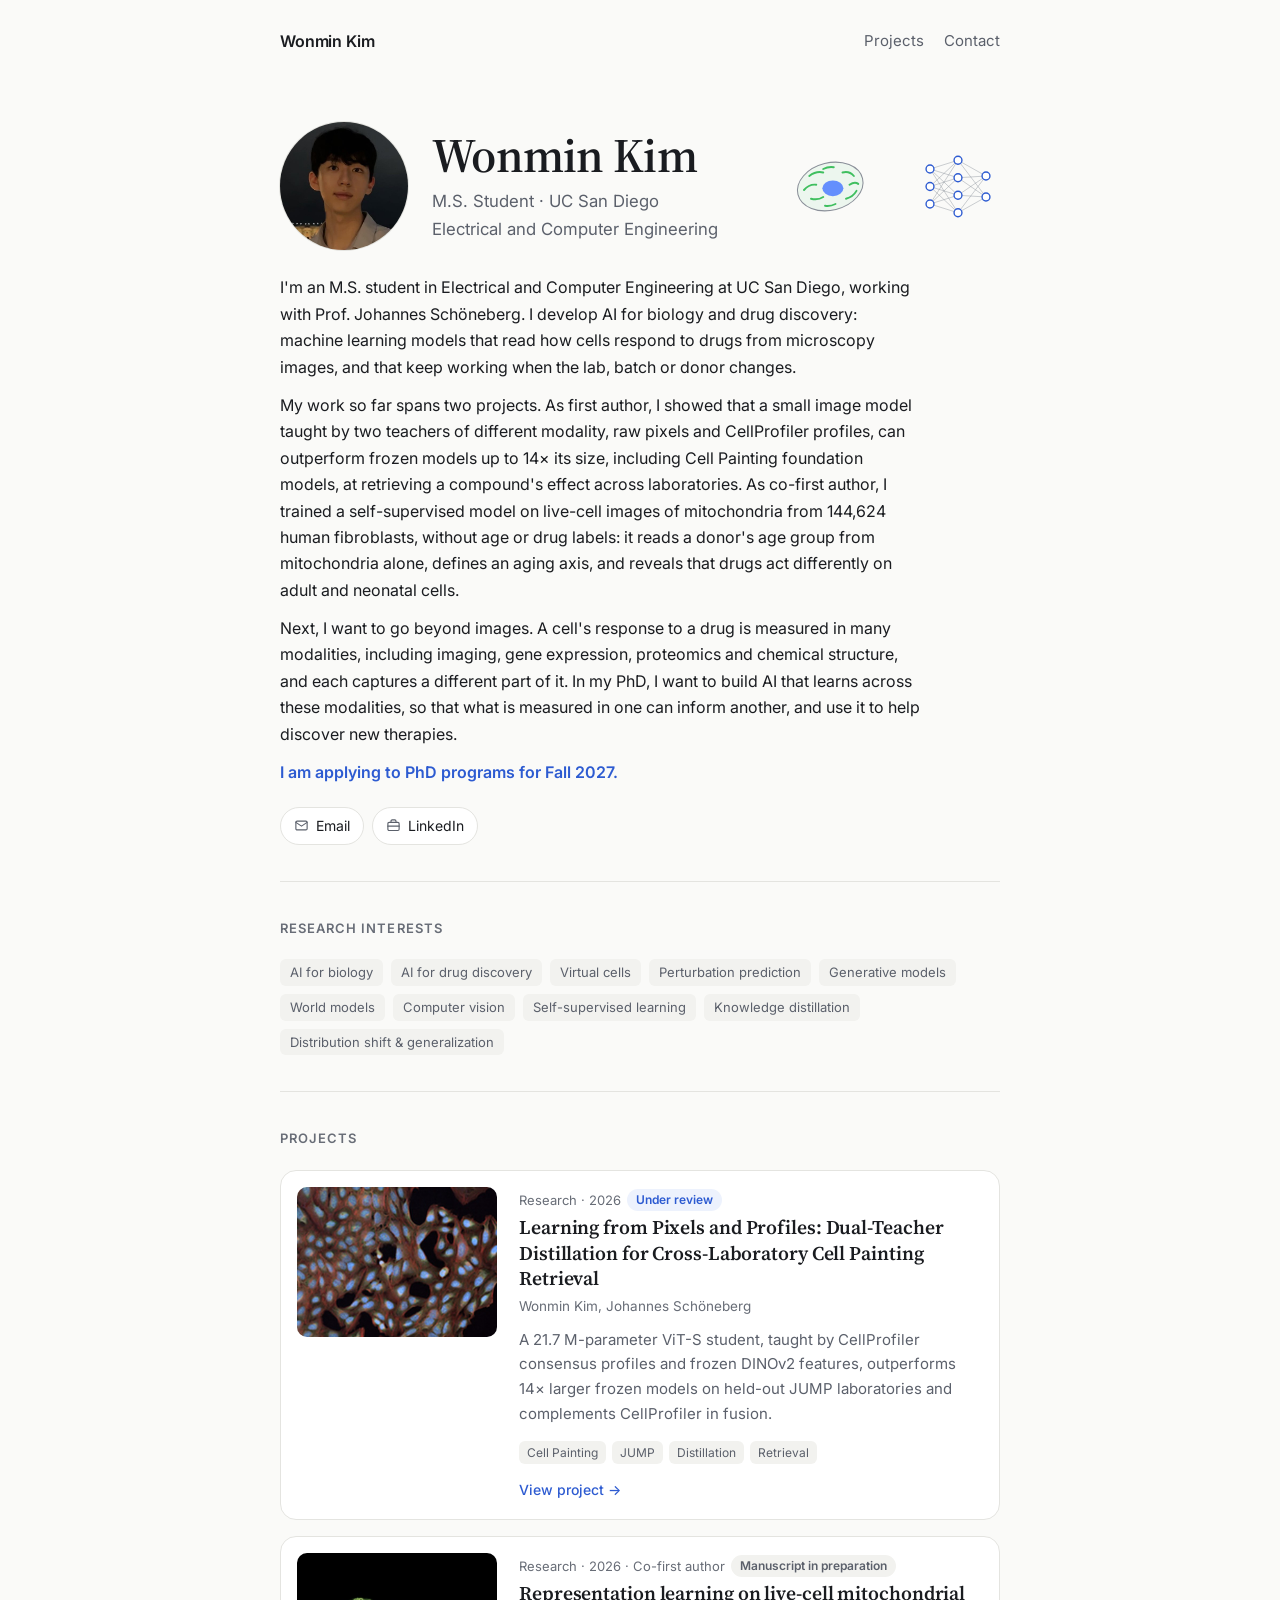
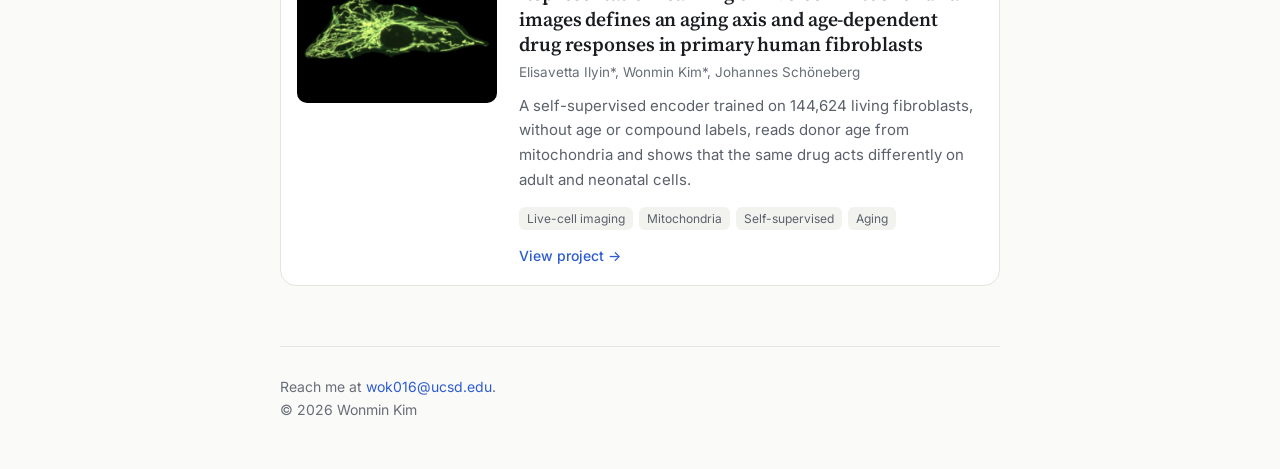
<file: index.html>
<!doctype html>
<html lang="en">
<head>
  <meta charset="utf-8">
  <meta name="viewport" content="width=device-width, initial-scale=1">
  <title>Wonmin Kim — AI for Biology and Drug Discovery</title>
  <meta name="description" content="Wonmin Kim — M.S. student at UC San Diego working on AI for biology and drug discovery. Applying to PhD programs for Fall 2027.">
  <meta name="color-scheme" content="light dark">
  <link rel="canonical" href="https://1minute99.github.io/">
  <link rel="icon" href="favicon.ico?v=3" sizes="32x32">
  <link rel="icon" href="assets/favicon.svg?v=3" type="image/svg+xml">
  <link rel="apple-touch-icon" href="assets/apple-touch-icon.png?v=3">
  <meta property="og:type" content="website">
  <meta property="og:site_name" content="Wonmin Kim">
  <meta property="og:title" content="Wonmin Kim">
  <meta property="og:description" content="M.S. student at UC San Diego working on AI for biology and drug discovery. Applying to PhD programs for Fall 2027.">
  <meta property="og:image" content="https://1minute99.github.io/assets/profile.jpg">
  <meta property="og:url" content="https://1minute99.github.io/">
  <meta name="twitter:card" content="summary">
  <link rel="preconnect" href="https://fonts.googleapis.com">
  <link rel="preconnect" href="https://fonts.gstatic.com" crossorigin>
  <link rel="stylesheet" href="https://fonts.googleapis.com/css2?family=Inter:wght@400;500;600&family=Source+Serif+4:opsz,wght@8..60,500;8..60,600&display=swap">
  <link rel="stylesheet" href="assets/style.css?v=14">
</head>
<body>
  <div class="container">

    <header class="site-header">
      <a class="brand" href="index.html">Wonmin Kim</a>
      <nav class="site-nav" aria-label="Main">
        <a href="#projects">Projects</a>
        <a href="#contact">Contact</a>
      </nav>
    </header>

    <main>
      <!-- ============ About ============ -->
      <section class="hero" id="about">
        <div class="hero-head">
          <img class="avatar" src="assets/profile.jpg?v=3" width="480" height="480" alt="Photo of Wonmin Kim">
          <div>
            <h1>Wonmin Kim</h1>
            <p class="role"><span class="nowrap">M.S. Student · UC San Diego</span><br><span class="nowrap">Electrical and Computer Engineering</span></p>
          </div>
          <!-- AI x Bio: a cell's mitochondria light up, signals flow into a small network that fires layer by layer -->
          <svg class="aixbio" viewBox="0 0 240 120" role="img" aria-label="Animation: signals from a cell's mitochondria flow into a small neural network">
            <g class="ab-cell">
              <ellipse class="ab-membrane" cx="46" cy="60" rx="38" ry="27" transform="rotate(-14 46 60)"/>
              <ellipse class="ab-nucleus" cx="49" cy="62" rx="12" ry="9"/>
              <g class="ab-mito">
                <path d="M16 64 q6 -7 14 -6" style="--d:0s"/>
                <path d="M22 48 q8 -6 16 -4" style="--d:.3s"/>
                <path d="M38 40 q6 -3 12 -2" style="--d:.6s"/>
                <path d="M60 44 q8 -2 13 4" style="--d:.9s"/>
                <path d="M68 58 q6 -4 10 -1" style="--d:1.2s"/>
                <path d="M64 74 q8 -2 12 -9" style="--d:1.5s"/>
                <path d="M40 82 q6 1 12 -2" style="--d:1.8s"/>
                <path d="M24 74 q8 2 14 -2" style="--d:2.1s"/>
              </g>
            </g>
            <g class="ab-flow">
              <circle cx="88" cy="52" r="2.6" style="--d:0s; fill:#4c7dff"/>
              <circle cx="88" cy="60" r="2.6" style="--d:.8s; fill:#3fbf5f"/>
              <circle cx="88" cy="68" r="2.6" style="--d:1.6s; fill:#e8a33a"/>
            </g>
            <g class="ab-edges">
              <line x1="160" y1="40" x2="192" y2="30"/><line x1="160" y1="40" x2="192" y2="50"/><line x1="160" y1="40" x2="192" y2="70"/><line x1="160" y1="40" x2="192" y2="90"/>
              <line x1="160" y1="60" x2="192" y2="30"/><line x1="160" y1="60" x2="192" y2="50"/><line x1="160" y1="60" x2="192" y2="70"/><line x1="160" y1="60" x2="192" y2="90"/>
              <line x1="160" y1="80" x2="192" y2="30"/><line x1="160" y1="80" x2="192" y2="50"/><line x1="160" y1="80" x2="192" y2="70"/><line x1="160" y1="80" x2="192" y2="90"/>
              <line x1="192" y1="30" x2="224" y2="48"/><line x1="192" y1="30" x2="224" y2="72"/>
              <line x1="192" y1="50" x2="224" y2="48"/><line x1="192" y1="50" x2="224" y2="72"/>
              <line x1="192" y1="70" x2="224" y2="48"/><line x1="192" y1="70" x2="224" y2="72"/>
              <line x1="192" y1="90" x2="224" y2="48"/><line x1="192" y1="90" x2="224" y2="72"/>
            </g>
            <g class="ab-nodes">
              <circle class="ab-node l1" cx="160" cy="40" r="4.5"/><circle class="ab-node l1" cx="160" cy="60" r="4.5"/><circle class="ab-node l1" cx="160" cy="80" r="4.5"/>
              <circle class="ab-node l2" cx="192" cy="30" r="4.5"/><circle class="ab-node l2" cx="192" cy="50" r="4.5"/><circle class="ab-node l2" cx="192" cy="70" r="4.5"/><circle class="ab-node l2" cx="192" cy="90" r="4.5"/>
              <circle class="ab-node l3" cx="224" cy="48" r="4.5"/><circle class="ab-node l3" cx="224" cy="72" r="4.5"/>
            </g>
          </svg>
        </div>

        <div class="bio">
          <p>
            I'm an M.S. student in Electrical and Computer Engineering at UC San Diego, working
            with Prof. Johannes Schöneberg. I develop AI for biology and drug discovery: machine
            learning models that read how cells respond to drugs from microscopy images, and that
            keep working when the lab, batch or donor changes.
          </p>
          <p>
            My work so far spans two projects. As first author, I showed that a small image
            model taught by two teachers of different modality, raw pixels and CellProfiler
            profiles, can outperform frozen models up to 14× its size, including Cell Painting
            foundation models, at retrieving a compound's effect across laboratories. As co-first
            author, I trained a self-supervised model on live-cell images of mitochondria from
            144,624 human fibroblasts, without age or drug labels: it reads a donor's age group
            from mitochondria alone, defines an aging axis, and reveals that drugs act
            differently on adult and neonatal cells.
          </p>
          <p>
            Next, I want to go beyond images. A cell's response to a drug is measured in many
            modalities, including imaging, gene expression, proteomics and chemical structure,
            and each captures a different part of it. In my PhD, I want to build AI that learns
            across these modalities, so that what is measured in one can inform another, and use
            it to help discover new therapies.
          </p>
          <p class="bio-status"><strong>I am applying to PhD programs for Fall 2027.</strong></p>
        </div>

        <div class="links">
          <a href="mailto:wok016@ucsd.edu">
            <svg viewBox="0 0 24 24" fill="none" stroke="currentColor" stroke-width="1.8" stroke-linecap="round" stroke-linejoin="round" aria-hidden="true"><rect x="3" y="5" width="18" height="14" rx="2"/><path d="m3 7 9 6 9-6"/></svg>
            Email
          </a>
          <a href="https://www.linkedin.com/in/wonmin-kim/" target="_blank" rel="noopener">
            <svg viewBox="0 0 24 24" fill="none" stroke="currentColor" stroke-width="1.8" stroke-linecap="round" stroke-linejoin="round" aria-hidden="true"><rect x="3" y="7" width="18" height="13" rx="2"/><path d="M8 7V5a2 2 0 0 1 2-2h4a2 2 0 0 1 2 2v2M3 13h18"/></svg>
            LinkedIn
          </a>
          <!-- TODO: add your links, then remove the comment markers around each one.
          <a href="https://github.com/USERNAME">
            <svg viewBox="0 0 24 24" fill="none" stroke="currentColor" stroke-width="1.8" stroke-linecap="round" stroke-linejoin="round" aria-hidden="true"><path d="m8 7-5 5 5 5M16 7l5 5-5 5"/></svg>
            GitHub
          </a>
          <a href="https://scholar.google.com/citations?user=ID">
            <svg viewBox="0 0 24 24" fill="none" stroke="currentColor" stroke-width="1.8" stroke-linecap="round" stroke-linejoin="round" aria-hidden="true"><path d="M2 9.5 12 5l10 4.5-10 4.5L2 9.5Z"/><path d="M6 11.5V16c0 1.4 2.7 3 6 3s6-1.6 6-3v-4.5"/></svg>
            Google Scholar
          </a>
          <a href="assets/cv.pdf">
            <svg viewBox="0 0 24 24" fill="none" stroke="currentColor" stroke-width="1.8" stroke-linecap="round" stroke-linejoin="round" aria-hidden="true"><path d="M14 3H7a2 2 0 0 0-2 2v14a2 2 0 0 0 2 2h10a2 2 0 0 0 2-2V8l-5-5Z"/><path d="M14 3v5h5M9 13h6M9 17h6"/></svg>
            CV
          </a>
          -->
        </div>
      </section>

      <!-- ============ Interests ============ -->
      <section class="section" aria-labelledby="interests-title">
        <h2 class="section-title" id="interests-title">Research interests</h2>
        <ul class="interests">
          <li class="tag">AI for biology</li>
          <li class="tag">AI for drug discovery</li>
          <li class="tag">Virtual cells</li>
          <li class="tag">Perturbation prediction</li>
          <li class="tag">Generative models</li>
          <li class="tag">World models</li>
          <li class="tag">Computer vision</li>
          <li class="tag">Self-supervised learning</li>
          <li class="tag">Knowledge distillation</li>
          <li class="tag">Distribution shift &amp; generalization</li>
        </ul>
      </section>

      <!-- ============ Projects ============ -->
      <section class="section" id="projects" aria-labelledby="projects-title">
        <h2 class="section-title" id="projects-title">Projects</h2>

        <a class="project-card" href="projects/pixels-and-profiles.html">
          <div class="project-thumb" aria-hidden="true">
            <img src="assets/thumbs/pixels-and-profiles.jpg?v=2" width="576" height="432" alt="" loading="lazy" decoding="async">
          </div>

          <div class="project-body">
            <p class="project-meta">Research · 2026 <span class="status">Under review</span></p>
            <h3 class="project-title">Learning from Pixels and Profiles: Dual-Teacher Distillation for Cross-Laboratory Cell Painting Retrieval</h3>
            <p class="project-authors">Wonmin Kim, Johannes Schöneberg</p>
            <p class="project-desc">
              A 21.7 M-parameter ViT-S student, taught by CellProfiler consensus profiles and
              frozen DINOv2 features, outperforms 14× larger frozen models on held-out JUMP
              laboratories and complements CellProfiler in fusion.
            </p>
            <div class="project-tags">
              <span class="tag">Cell Painting</span>
              <span class="tag">JUMP</span>
              <span class="tag">Distillation</span>
              <span class="tag">Retrieval</span>
            </div>
            <span class="project-more">View project <span>→</span></span>
          </div>
        </a>

        <a class="project-card" href="projects/agingspace.html">
          <div class="project-thumb" aria-hidden="true">
            <img src="assets/thumbs/agingspace.jpg?v=2" width="490" height="368" alt="" loading="lazy" decoding="async">
          </div>

          <div class="project-body">
            <p class="project-meta">Research · 2026 · Co-first author <span class="status muted">Manuscript in preparation</span></p>
            <h3 class="project-title">Representation learning on live-cell mitochondrial images defines an aging axis and age-dependent drug responses in primary human fibroblasts</h3>
            <p class="project-authors">Elisavetta Ilyin*, Wonmin Kim*, Johannes Schöneberg</p>
            <p class="project-desc">
              A self-supervised encoder trained on 144,624 living fibroblasts, without age or
              compound labels, reads donor age from mitochondria and shows that the same drug acts
              differently on adult and neonatal cells.
            </p>
            <div class="project-tags">
              <span class="tag">Live-cell imaging</span>
              <span class="tag">Mitochondria</span>
              <span class="tag">Self-supervised</span>
              <span class="tag">Aging</span>
            </div>
            <span class="project-more">View project <span>→</span></span>
          </div>
        </a>
      </section>
    </main>

    <footer class="site-footer" id="contact">
      <p style="margin:0">
        Reach me at <a href="mailto:wok016@ucsd.edu">wok016@ucsd.edu</a>.
        <br>© 2026 Wonmin Kim
      </p>
    </footer>

  </div>
</body>
</html>
</file>
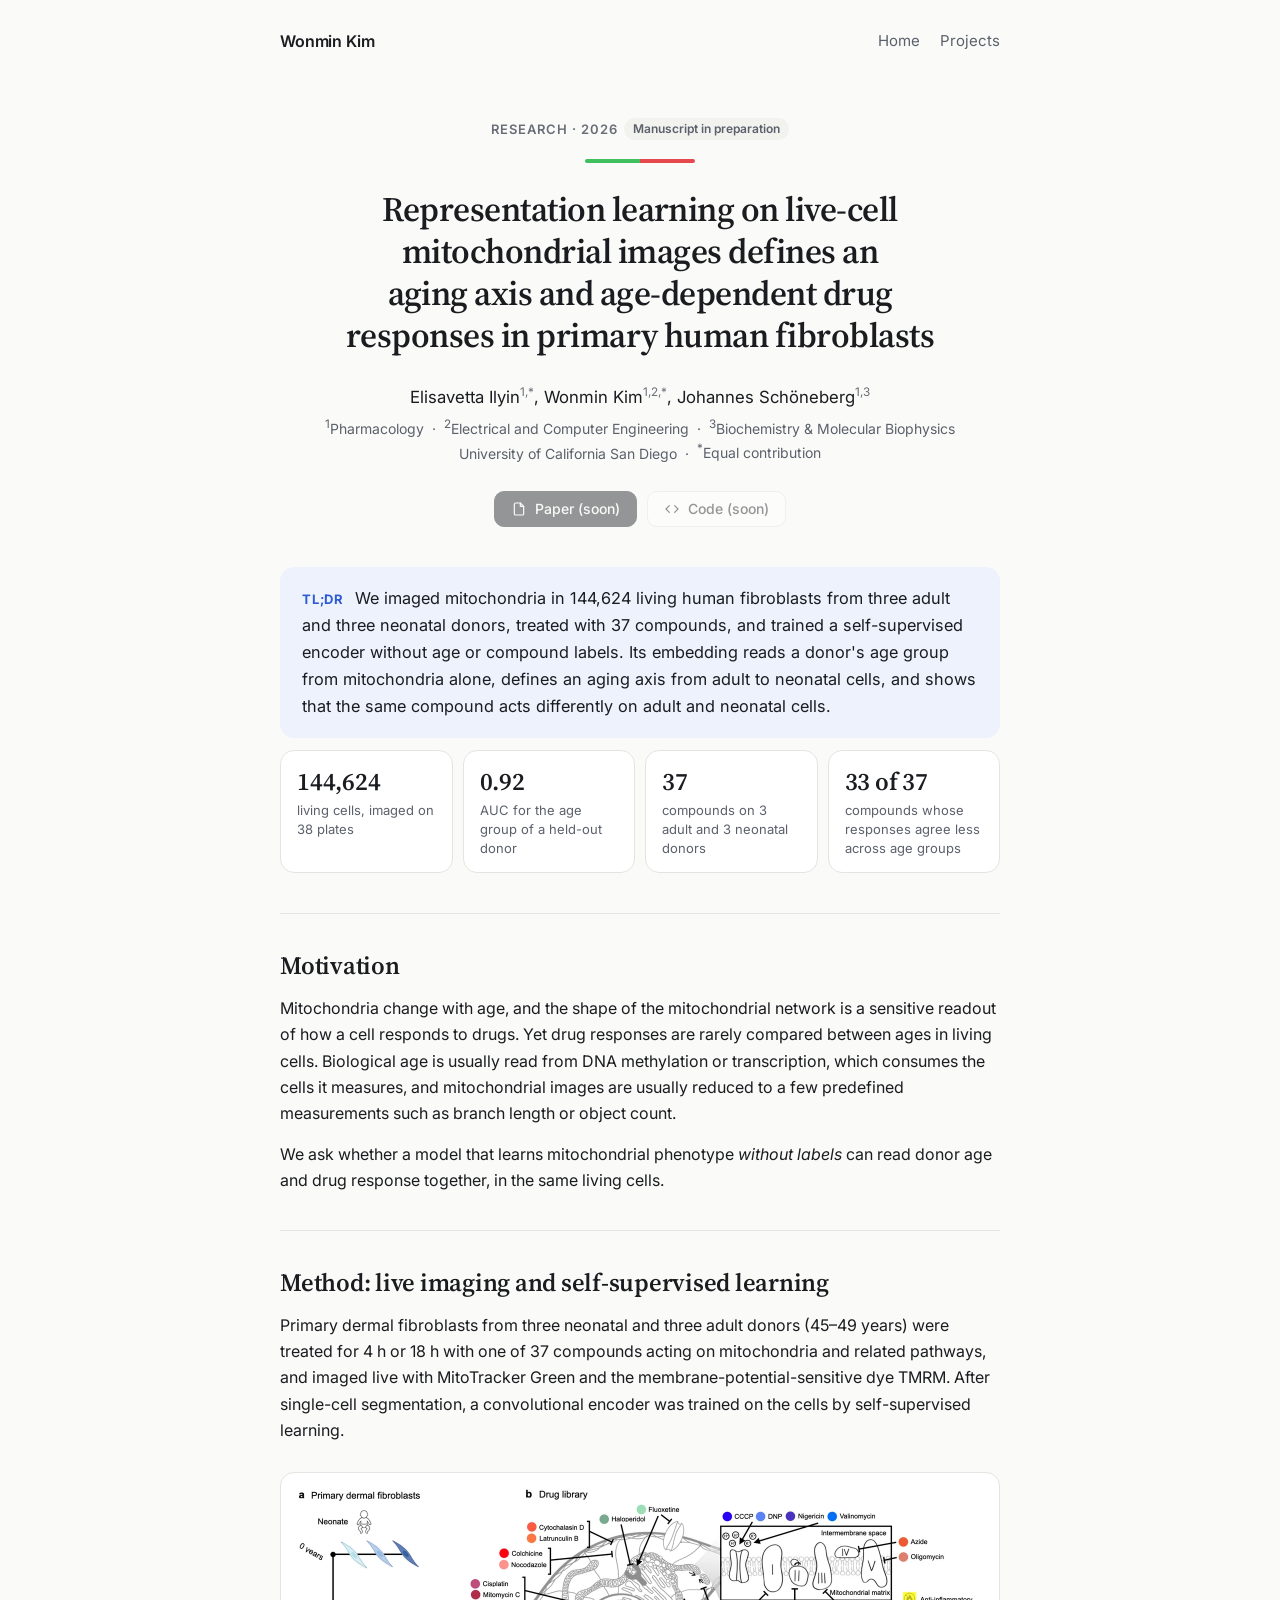
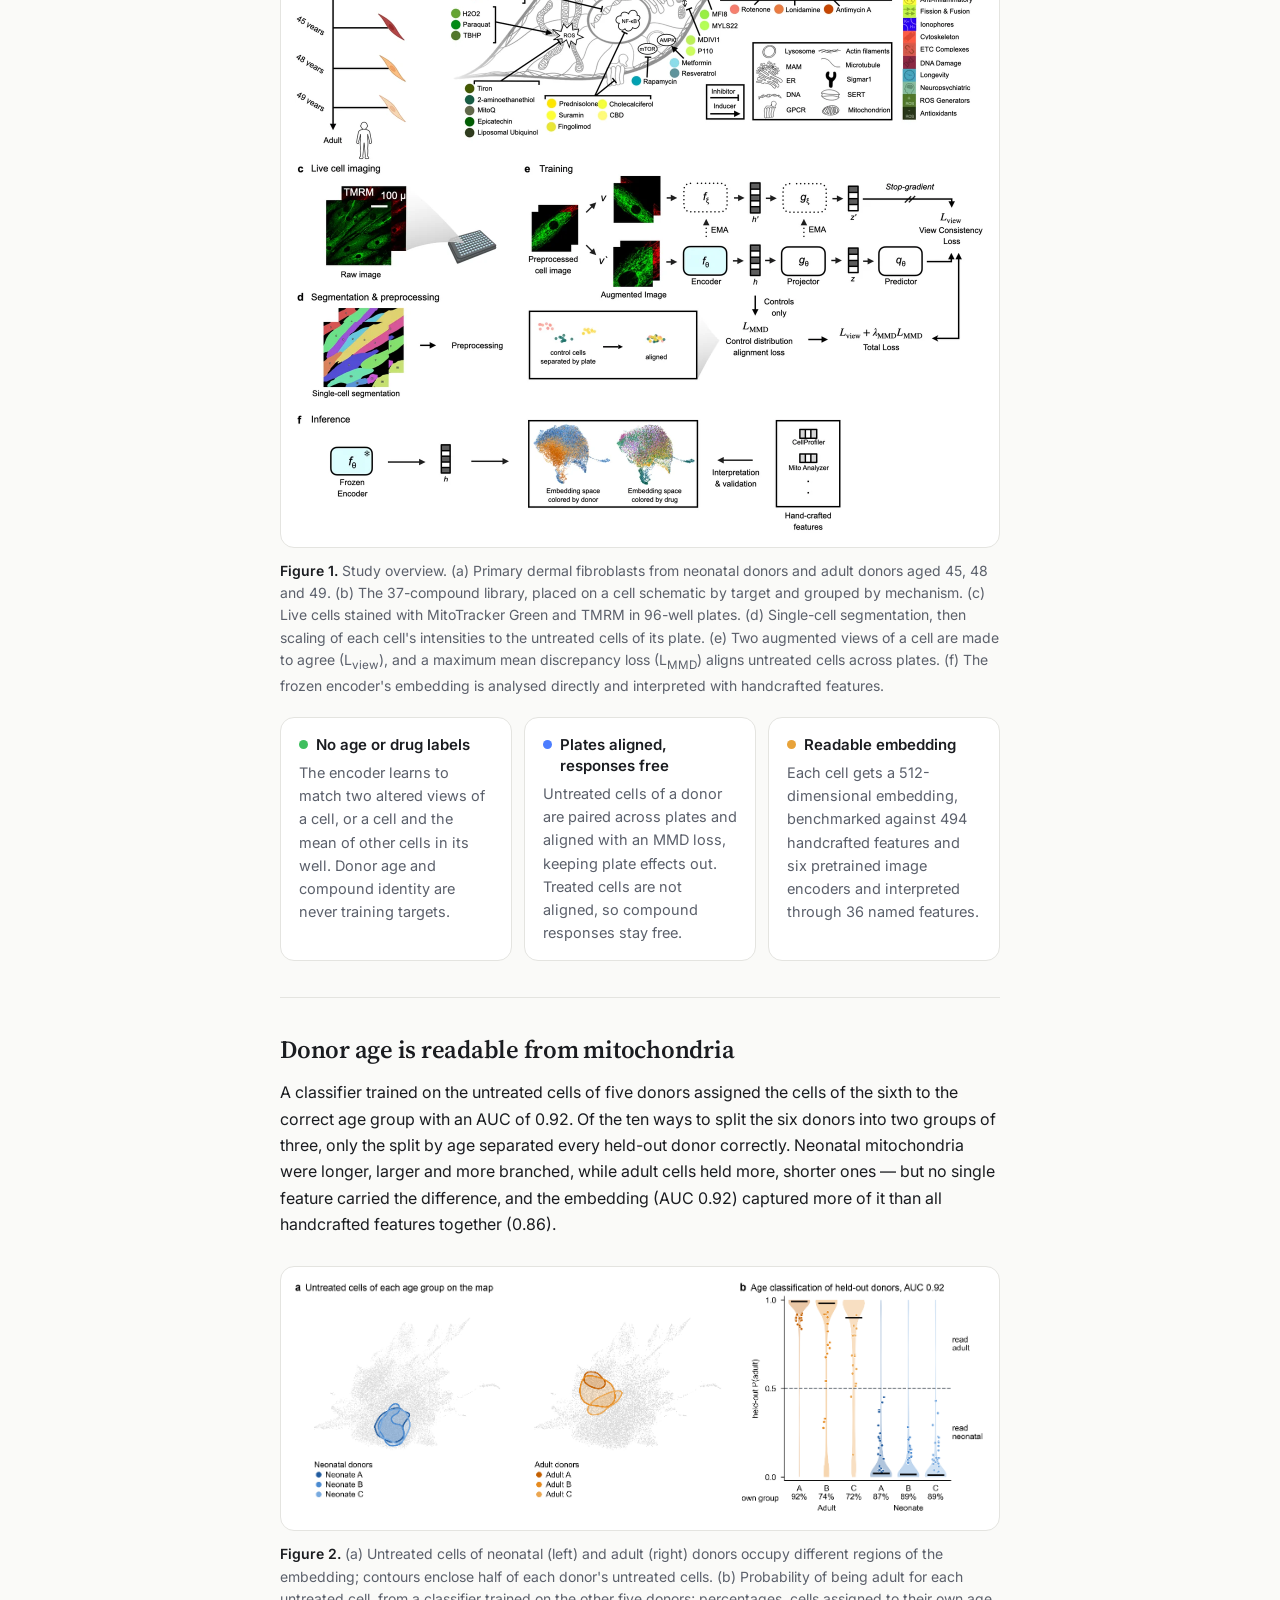
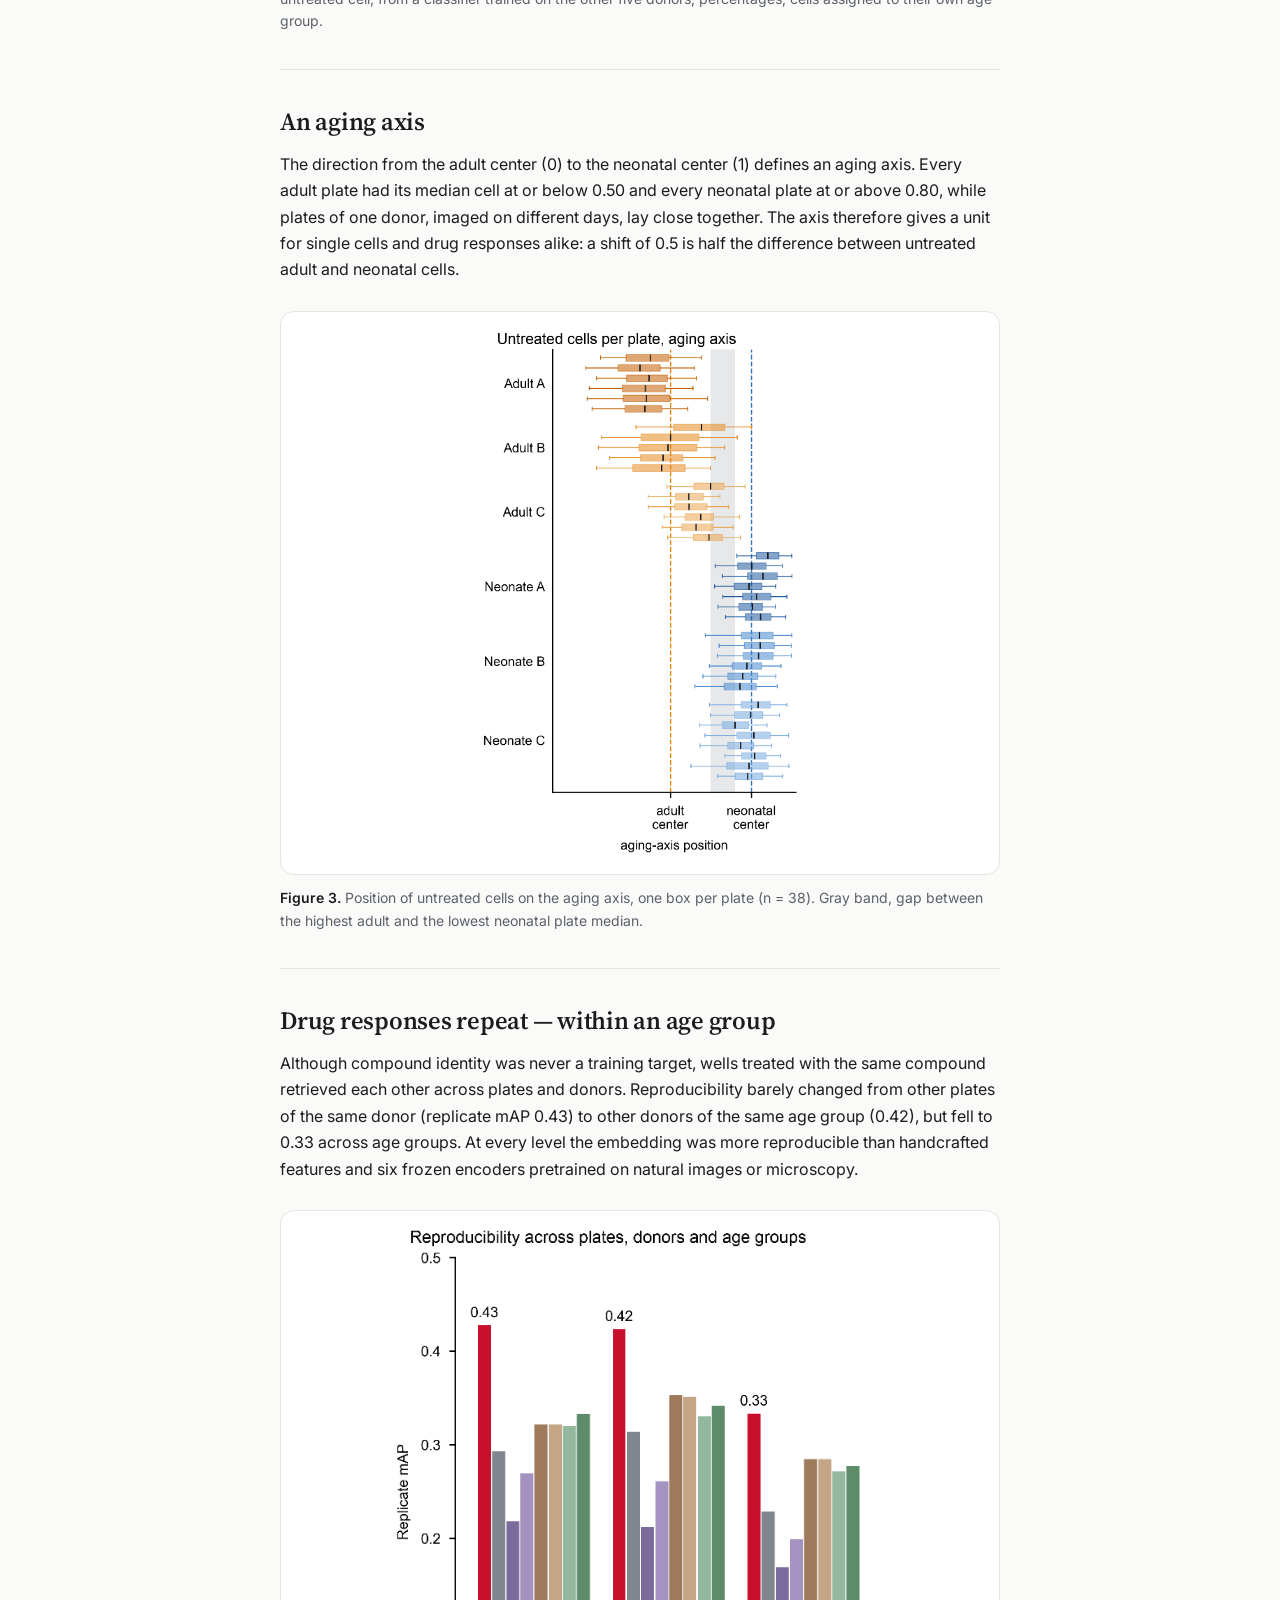
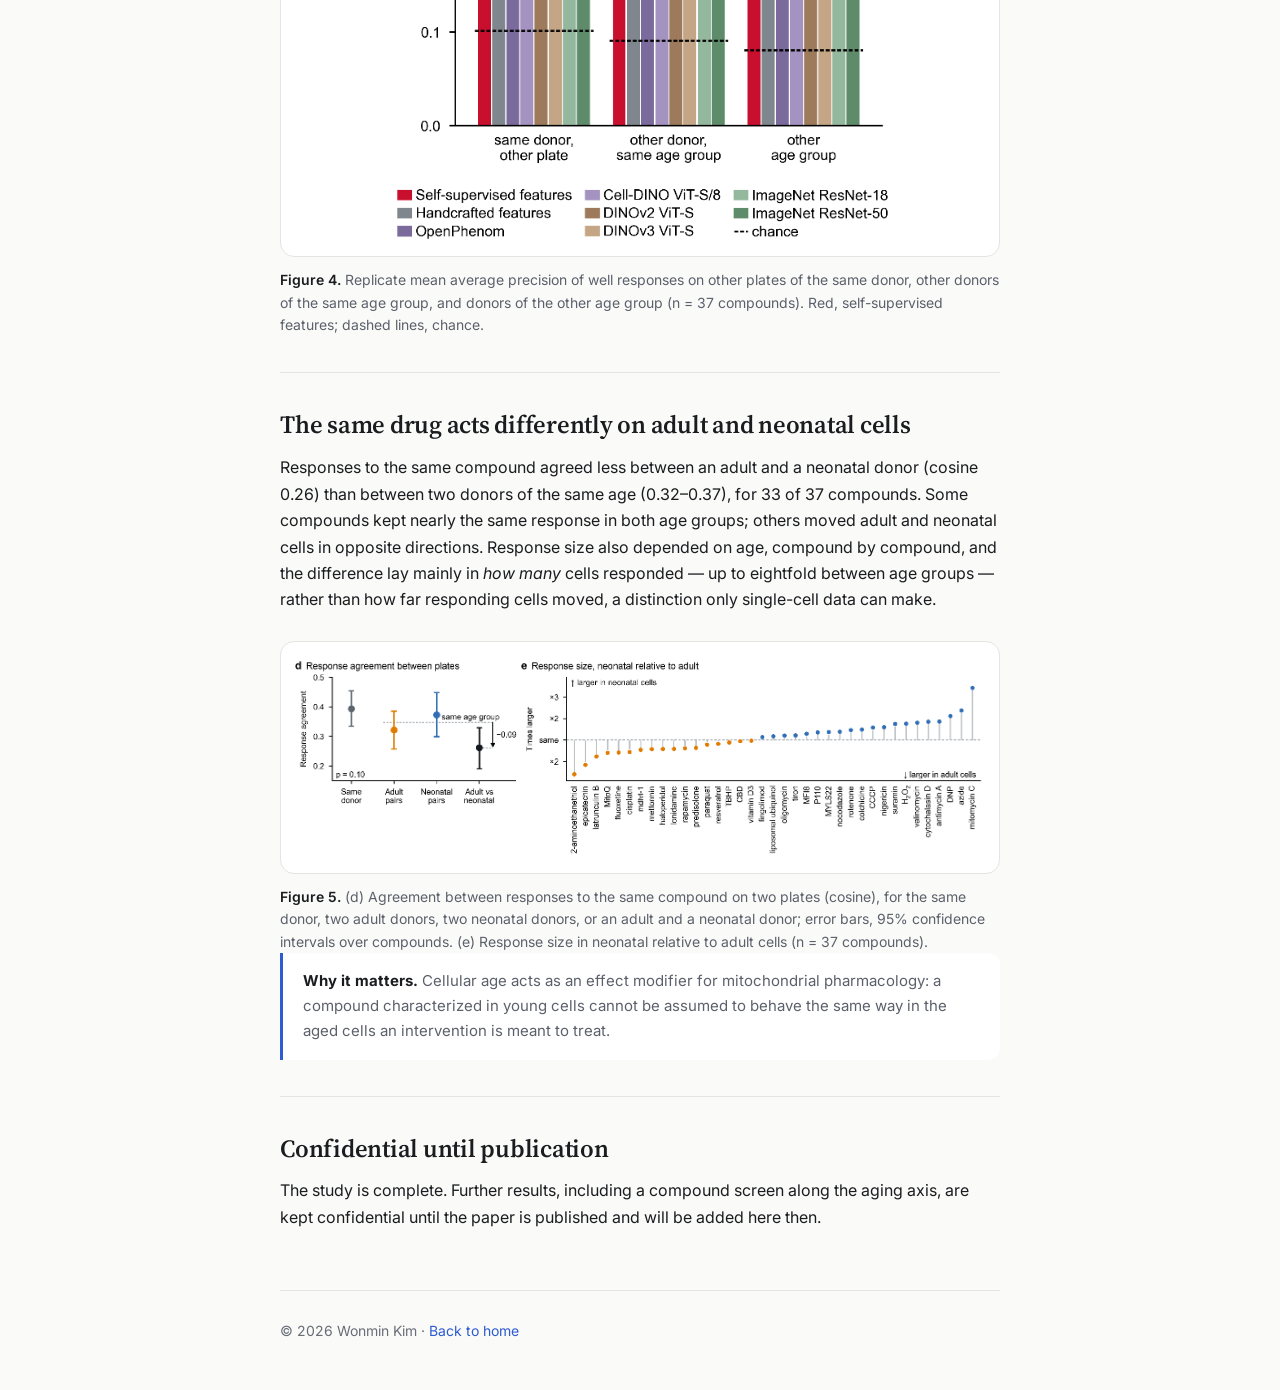
<file: projects/agingspace.html>
<!doctype html>
<html lang="en">
<head>
  <meta charset="utf-8">
  <meta name="viewport" content="width=device-width, initial-scale=1">
  <title>Mitochondrial Aging Axis · Wonmin Kim</title>
  <meta name="description" content="A self-supervised model on live-cell mitochondrial images of 144,624 fibroblasts tells adult from neonatal donors and reveals age-dependent drug responses.">
  <meta name="color-scheme" content="light dark">
  <link rel="canonical" href="https://1minute99.github.io/projects/agingspace.html">
  <meta property="og:type" content="article">
  <meta property="og:site_name" content="Wonmin Kim">
  <meta property="og:title" content="Representation learning on live-cell mitochondrial images defines an aging axis and age-dependent drug responses in primary human fibroblasts">
  <meta property="og:description" content="A self-supervised model on live-cell mitochondrial images of 144,624 fibroblasts tells adult from neonatal donors and reveals age-dependent drug responses.">
  <meta property="og:url" content="https://1minute99.github.io/projects/agingspace.html">
  <meta property="og:image" content="https://1minute99.github.io/assets/thumbs/agingspace.jpg">
  <meta property="og:image:width" content="490">
  <meta property="og:image:height" content="368">
  <meta property="og:image:alt" content="Live human fibroblast with its mitochondria stained green">
  <meta name="twitter:card" content="summary_large_image">
  <link rel="icon" href="../favicon.ico?v=3" sizes="32x32">
  <link rel="icon" href="../assets/favicon.svg?v=3" type="image/svg+xml">
  <link rel="apple-touch-icon" href="../assets/apple-touch-icon.png?v=3">
  <link rel="preconnect" href="https://fonts.googleapis.com">
  <link rel="preconnect" href="https://fonts.gstatic.com" crossorigin>
  <link rel="stylesheet" href="https://fonts.googleapis.com/css2?family=Inter:wght@400;500;600&family=Source+Serif+4:opsz,wght@8..60,500;8..60,600&display=swap">
  <link rel="stylesheet" href="../assets/style.css?v=14">
</head>
<body>
  <div class="container">

    <header class="site-header">
      <a class="brand" href="../index.html">Wonmin Kim</a>
      <nav class="site-nav" aria-label="Main">
        <a href="../index.html">Home</a>
        <a href="../index.html#projects">Projects</a>
      </nav>
    </header>

    <main>
      <!-- ============ Title block ============ -->
      <section class="paper-hero">
        <p class="eyebrow">Research · 2026 <span class="status muted">Manuscript in preparation</span></p>

        <div class="channel-bar" aria-hidden="true">
          <span style="background:#3fbf5f"></span>
          <span style="background:#e5484d"></span>
        </div>

        <h1 class="paper-title long">
          Representation learning on <span class="nowrap">live-cell</span> mitochondrial images defines an aging axis and
          <span class="nowrap">age-dependent</span> drug responses in primary human fibroblasts
        </h1>

        <p class="authors">
          Elisavetta Ilyin<sup>1,*</sup>,
          <a href="../index.html">Wonmin Kim</a><sup>1,2,*</sup>,
          Johannes Schöneberg<sup>1,3</sup>
        </p>
        <p class="affil">
          <span class="nowrap"><sup>1</sup>Pharmacology</span> &nbsp;·&nbsp;
          <span class="nowrap"><sup>2</sup>Electrical and Computer Engineering</span> &nbsp;·&nbsp;
          <span class="nowrap"><sup>3</sup>Biochemistry &amp; Molecular Biophysics</span>
          <br><span class="nowrap">University of California San Diego</span> &nbsp;·&nbsp; <span class="nowrap"><sup>*</sup>Equal contribution</span>
        </p>

        <div class="btn-row">
          <!-- TODO: when the paper and code are public, change these to <a class="btn" href="..."> and drop "is-disabled" -->
          <span class="btn is-disabled" aria-disabled="true">
            <svg viewBox="0 0 24 24" fill="none" stroke="currentColor" stroke-width="1.8" stroke-linecap="round" stroke-linejoin="round" aria-hidden="true"><path d="M14 3H7a2 2 0 0 0-2 2v14a2 2 0 0 0 2 2h10a2 2 0 0 0 2-2V8l-5-5Z"/><path d="M14 3v5h5"/></svg>
            Paper (soon)
          </span>
          <span class="btn secondary is-disabled" aria-disabled="true">
            <svg viewBox="0 0 24 24" fill="none" stroke="currentColor" stroke-width="1.8" stroke-linecap="round" stroke-linejoin="round" aria-hidden="true"><path d="m8 7-5 5 5 5M16 7l5 5-5 5"/></svg>
            Code (soon)
          </span>
        </div>
      </section>

      <!-- ============ TL;DR + key numbers ============ -->
      <div class="intro">
        <p class="tldr">
          <strong>TL;DR</strong>
          We imaged mitochondria in 144,624 living human fibroblasts from three adult and three
          neonatal donors, treated with 37 compounds, and trained a self-supervised encoder
          without age or compound labels. Its embedding reads a donor's age group from
          mitochondria alone, defines an aging axis from adult to neonatal cells, and shows that
          the same compound acts differently on adult and neonatal cells.
        </p>

        <div class="stats">
          <div class="stat">
            <span class="stat-num">144,624</span>
            <span class="stat-label">living cells, imaged on 38 plates</span>
          </div>
          <div class="stat">
            <span class="stat-num">0.92</span>
            <span class="stat-label">AUC for the age group of a held-out donor</span>
          </div>
          <div class="stat">
            <span class="stat-num">37</span>
            <span class="stat-label">compounds on 3 adult and 3 neonatal donors</span>
          </div>
          <div class="stat">
            <span class="stat-num">33 of 37</span>
            <span class="stat-label">compounds whose responses agree less across age groups</span>
          </div>
        </div>
      </div>

      <!-- ============ Motivation ============ -->
      <section class="section prose" aria-labelledby="motivation">
        <h2 id="motivation">Motivation</h2>
        <p>
          Mitochondria change with age, and the shape of the mitochondrial network is a sensitive
          readout of how a cell responds to drugs. Yet drug responses are rarely compared between
          ages in living cells. Biological age is usually read from DNA methylation or
          transcription, which consumes the cells it measures, and mitochondrial images are
          usually reduced to a few predefined measurements such as branch length or object count.
        </p>
        <p>
          We ask whether a model that learns mitochondrial phenotype <em>without labels</em> can
          read donor age and drug response together, in the same living cells.
        </p>
      </section>

      <!-- ============ Method ============ -->
      <section class="section prose" aria-labelledby="method">
        <h2 id="method">Method: live imaging and self-supervised learning</h2>
        <p>
          Primary dermal fibroblasts from three neonatal and three adult donors (45–49 years) were
          treated for 4 h or 18 h with one of 37 compounds acting on mitochondria and related
          pathways, and imaged live with MitoTracker Green and the membrane-potential-sensitive dye
          TMRM. After single-cell segmentation, a convolutional encoder was trained on the cells by
          self-supervised learning.
        </p>

        <figure class="figure">
          <a class="figure-img" href="../assets/figures/agingspace/pipeline.png?v=2" target="_blank" rel="noopener">
            <img src="../assets/figures/agingspace/pipeline.webp" width="1380" height="1292" loading="lazy" decoding="async"
                 alt="Study overview. (a) Primary dermal fibroblasts from neonatal donors and adult donors aged 45, 48 and 49. (b) The compound library, drawn on a cell schematic by target and grouped by mechanism. (c) Live fibroblasts stained with MitoTracker Green and TMRM, imaged in 96-well plates. (d) Single-cell segmentation and preprocessing. (e) Self-supervised training with an online and an EMA target network, a view-consistency loss and an MMD loss that aligns untreated control cells across plates. (f) The frozen encoder's embedding, coloured by donor and by drug, interpreted with handcrafted features.">
          </a>
          <figcaption>
            <b>Figure 1.</b> Study overview. (a) Primary dermal fibroblasts from neonatal donors and
            adult donors aged 45, 48 and 49. (b) The 37-compound library, placed on a cell schematic
            by target and grouped by mechanism. (c) Live cells stained with MitoTracker Green and TMRM in
            96-well plates. (d) Single-cell segmentation, then scaling of each cell's intensities
            to the untreated cells of its plate. (e) Two augmented views of a cell are made to
            agree (L<sub>view</sub>), and a maximum mean discrepancy loss (L<sub>MMD</sub>) aligns
            untreated cells across plates. (f) The frozen encoder's embedding is analysed directly
            and interpreted with handcrafted features.
          </figcaption>
        </figure>

        <div class="points">
          <div class="point">
            <h3><span class="dot" style="background:#3fbf5f"></span>No age or drug labels</h3>
            <p>The encoder learns to match two altered views of a cell, or a cell and the mean of other cells in its well. Donor age and compound identity are never training targets.</p>
          </div>
          <div class="point">
            <h3><span class="dot" style="background:#4c7dff"></span>Plates aligned, responses free</h3>
            <p>Untreated cells of a donor are paired across plates and aligned with an MMD loss, keeping plate effects out. Treated cells are not aligned, so compound responses stay free.</p>
          </div>
          <div class="point">
            <h3><span class="dot" style="background:#e8a33a"></span>Readable embedding</h3>
            <p>Each cell gets a 512-dimensional embedding, benchmarked against 494 handcrafted features and six pretrained image encoders and interpreted through 36 named features.</p>
          </div>
        </div>
      </section>

      <!-- ============ Age ============ -->
      <section class="section prose" aria-labelledby="age">
        <h2 id="age">Donor age is readable from mitochondria</h2>
        <p>
          A classifier trained on the untreated cells of five donors assigned the cells of the
          sixth to the correct age group with an AUC of 0.92. Of the ten ways to split the six
          donors into two groups of three, only the split by age separated every held-out donor
          correctly. Neonatal mitochondria were longer, larger and more branched, while adult cells
          held more, shorter ones — but no single feature carried the difference, and the
          embedding (AUC 0.92) captured more of it than all handcrafted features together (0.86).
        </p>

        <figure class="figure">
          <a class="figure-img" href="../assets/figures/agingspace/age.png" target="_blank" rel="noopener">
            <img src="../assets/figures/agingspace/age.png" width="1607" height="549" loading="lazy"
                 alt="(a) UMAP of the embedding shown twice, with contours around half of each donor's untreated cells: neonatal donors cluster in one region, adult donors in another. (b) Violin plots of the held-out probability of being adult: adult donors A, B and C are mostly read as adult (92, 74 and 72 percent), neonatal donors mostly as neonatal (87, 89 and 89 percent).">
          </a>
          <figcaption>
            <b>Figure 2.</b> (a) Untreated cells of neonatal (left) and adult (right) donors
            occupy different regions of the embedding; contours enclose half of each donor's
            untreated cells. (b) Probability of being adult for each untreated cell, from a
            classifier trained on the other five donors; percentages, cells assigned to their own
            age group.
          </figcaption>
        </figure>
      </section>

      <!-- ============ Aging axis ============ -->
      <section class="section prose" aria-labelledby="axis">
        <h2 id="axis">An aging axis</h2>
        <p>
          The direction from the adult center (0) to the neonatal center (1) defines an aging
          axis. Every adult plate had its median cell at or below 0.50 and every neonatal plate at
          or above 0.80, while plates of one donor, imaged on different days, lay close together.
          The axis therefore gives a unit for single cells and drug responses alike: a shift of
          0.5 is half the difference between untreated adult and neonatal cells.
        </p>

        <figure class="figure narrow small">
          <a class="figure-img" href="../assets/figures/agingspace/axis.png" target="_blank" rel="noopener">
            <img src="../assets/figures/agingspace/axis.png" width="458" height="765" loading="lazy"
                 alt="Box plots of untreated cells' aging-axis position, one per plate, grouped by donor. All adult plates sit near the adult center and all neonatal plates near the neonatal center, with a gap between the groups.">
          </a>
          <figcaption>
            <b>Figure 3.</b> Position of untreated cells on the aging axis, one box per plate
            (n = 38). Gray band, gap between the highest adult and the lowest neonatal plate median.
          </figcaption>
        </figure>
      </section>

      <!-- ============ Reproducibility ============ -->
      <section class="section prose" aria-labelledby="repro">
        <h2 id="repro">Drug responses repeat — within an age group</h2>
        <p>
          Although compound identity was never a training target, wells treated with the same
          compound retrieved each other across plates and donors. Reproducibility barely changed
          from other plates of the same donor (replicate mAP 0.43) to other donors of the same age
          group (0.42), but fell to 0.33 across age groups. At every level the embedding was more
          reproducible than handcrafted features and six frozen encoders pretrained on natural
          images or microscopy.
        </p>

        <figure class="figure narrow">
          <a class="figure-img" href="../assets/figures/agingspace/repro.png" target="_blank" rel="noopener">
            <img src="../assets/figures/agingspace/repro.png" width="614" height="758" loading="lazy"
                 alt="Bar chart of replicate mAP at three levels. Self-supervised features score 0.43, 0.42 and 0.33, above handcrafted features, OpenPhenom, Cell-DINO, DINOv2, DINOv3 and ImageNet ResNets at every level; all drop at the other-age-group level.">
          </a>
          <figcaption>
            <b>Figure 4.</b> Replicate mean average precision of well responses on other plates of
            the same donor, other donors of the same age group, and donors of the other age group
            (n = 37 compounds). Red, self-supervised features; dashed lines, chance.
          </figcaption>
        </figure>
      </section>

      <!-- ============ Age-dependent responses ============ -->
      <section class="section prose" aria-labelledby="divergence">
        <h2 id="divergence">The same drug acts differently on adult and neonatal cells</h2>
        <p>
          Responses to the same compound agreed less between an adult and a neonatal donor
          (cosine 0.26) than between two donors of the same age (0.32–0.37), for 33 of 37
          compounds. Some compounds kept nearly the same response in both age groups; others moved
          adult and neonatal cells in opposite directions. Response size also depended on age,
          compound by compound, and the difference lay mainly in <em>how many</em> cells responded
          — up to eightfold between age groups — rather than how far responding cells moved, a
          distinction only single-cell data can make.
        </p>

        <figure class="figure">
          <a class="figure-img" href="../assets/figures/agingspace/divergence.png" target="_blank" rel="noopener">
            <img src="../assets/figures/agingspace/divergence.png" width="1517" height="447" loading="lazy"
                 alt="(d) Response agreement between plates: about 0.39 for the same donor, 0.32 for adult pairs, 0.37 for neonatal pairs and 0.26 for adult versus neonatal, a drop of 0.09. (e) Response size in neonatal relative to adult cells for 37 compounds, ranging from about twofold larger in adult cells to over threefold larger in neonatal cells.">
          </a>
          <figcaption>
            <b>Figure 5.</b> (d) Agreement between responses to the same compound on two plates
            (cosine), for the same donor, two adult donors, two neonatal donors, or an adult and a
            neonatal donor; error bars, 95% confidence intervals over compounds. (e) Response size
            in neonatal relative to adult cells (n = 37 compounds).
          </figcaption>
        </figure>

        <p class="callout">
          <strong>Why it matters.</strong> Cellular age acts as an effect modifier for
          mitochondrial pharmacology: a compound characterized in young cells cannot be assumed to
          behave the same way in the aged cells an intervention is meant to treat.
        </p>
      </section>

      <!-- ============ Unpublished results ============ -->
      <section class="section prose" aria-labelledby="unpublished">
        <h2 id="unpublished">Confidential until publication</h2>
        <p>
          The study is complete. Further results, including a compound screen along the aging
          axis, are kept confidential until the paper is published and will be added here then.
        </p>
      </section>
    </main>

    <footer class="site-footer">
      <p style="margin:0">© 2026 Wonmin Kim · <a href="../index.html">Back to home</a></p>
    </footer>

  </div>
</body>
</html>
</file>
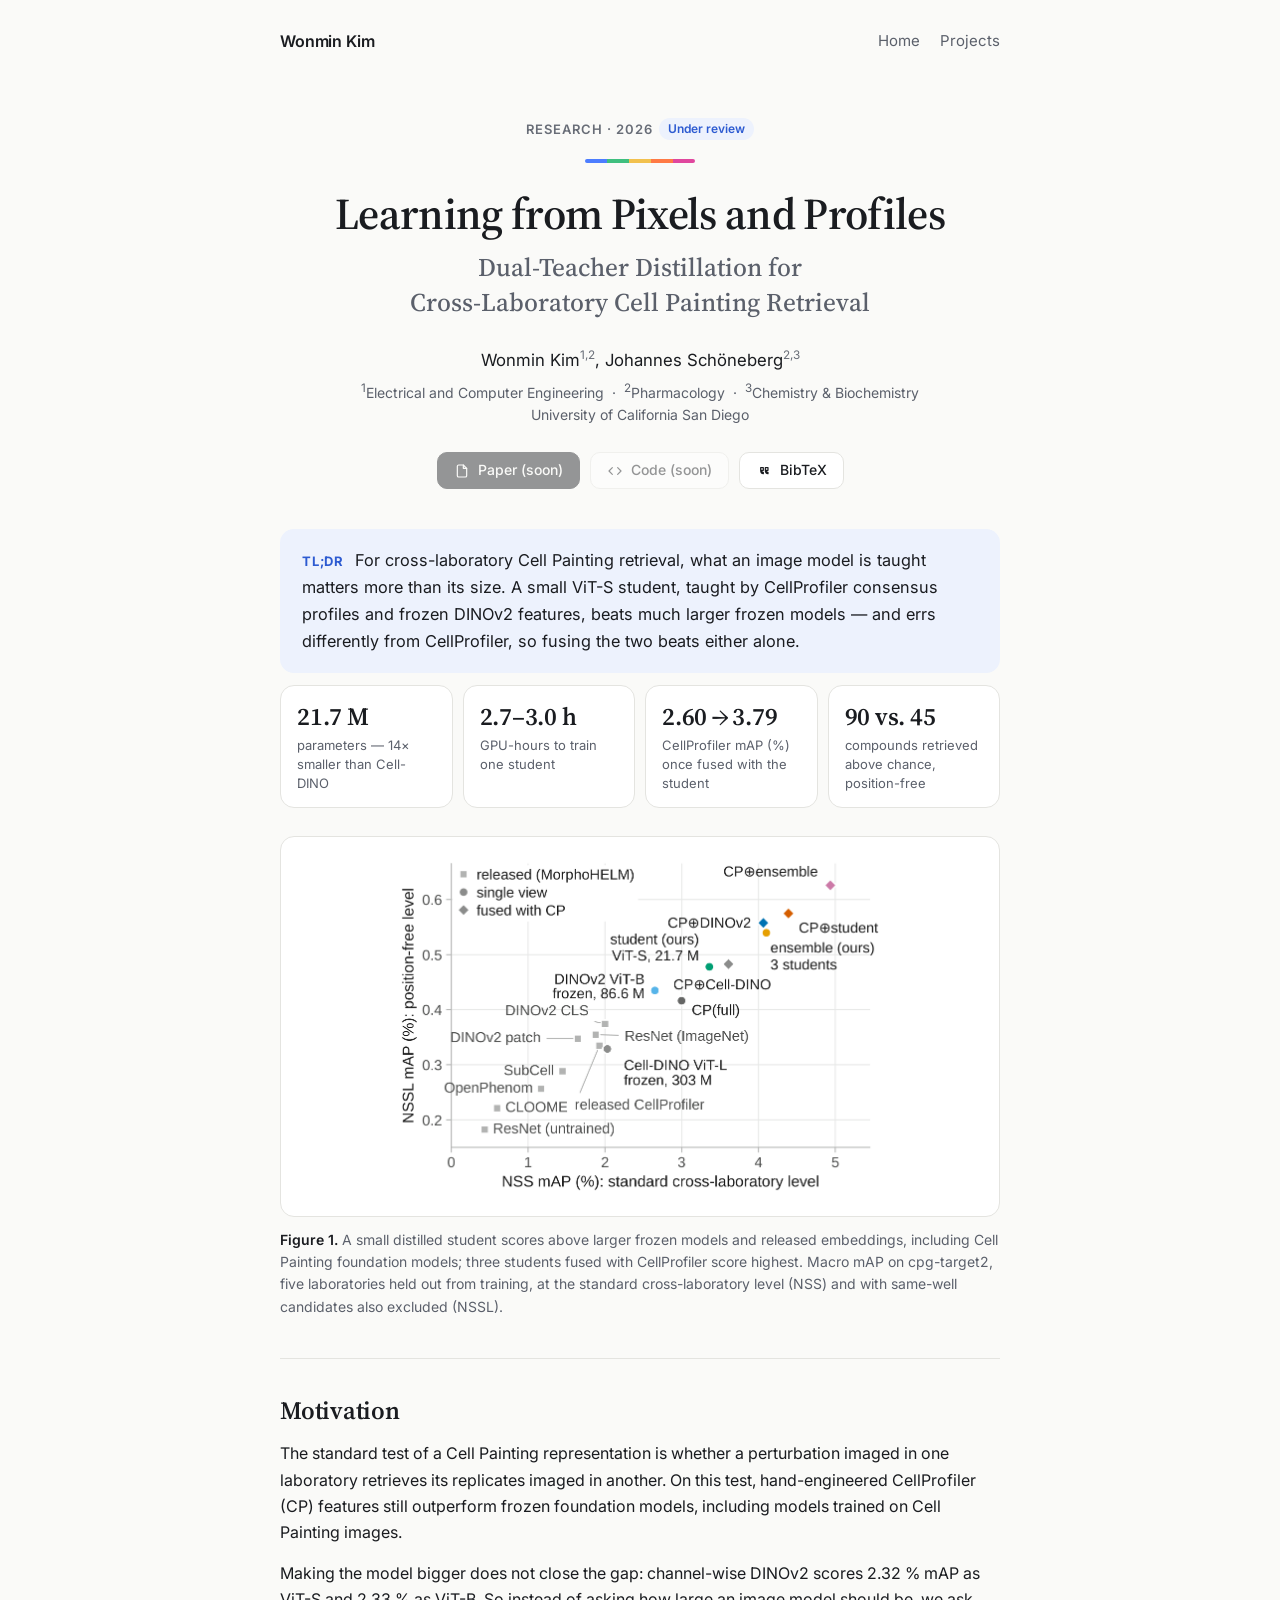
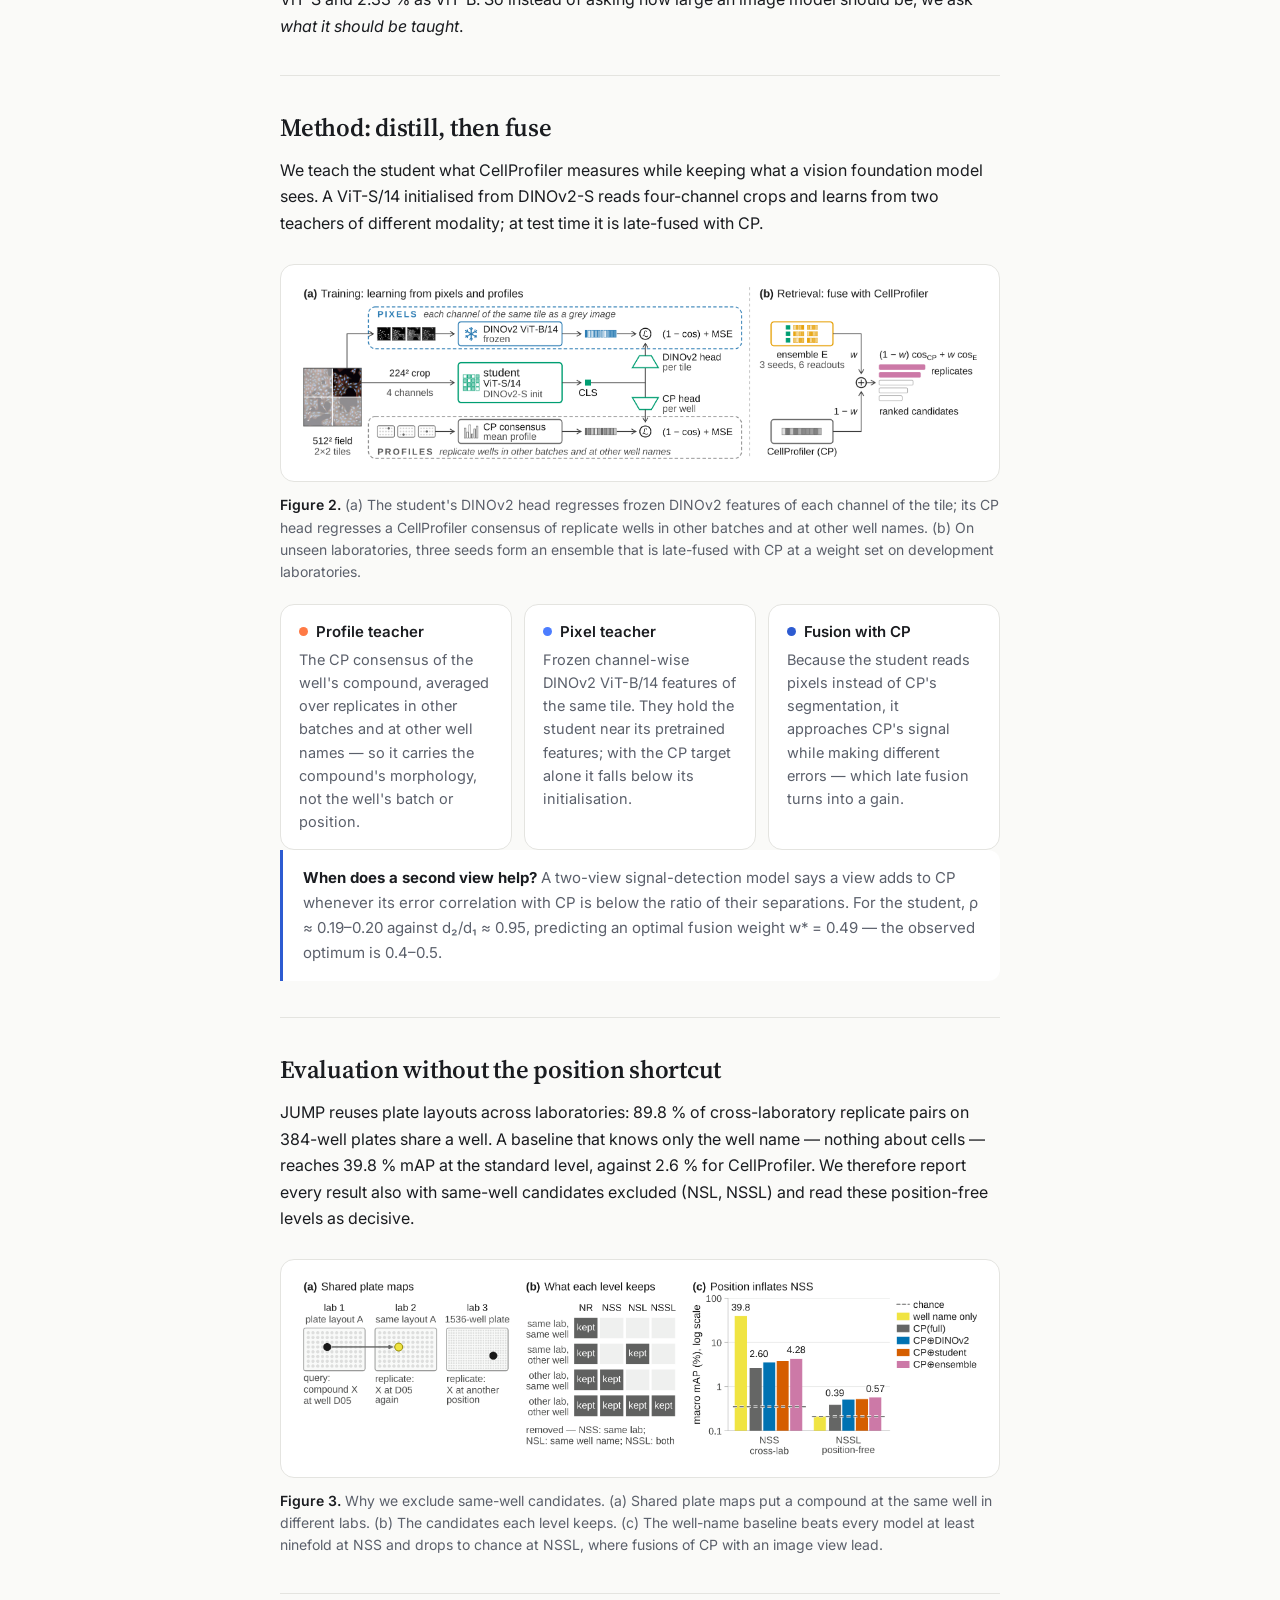
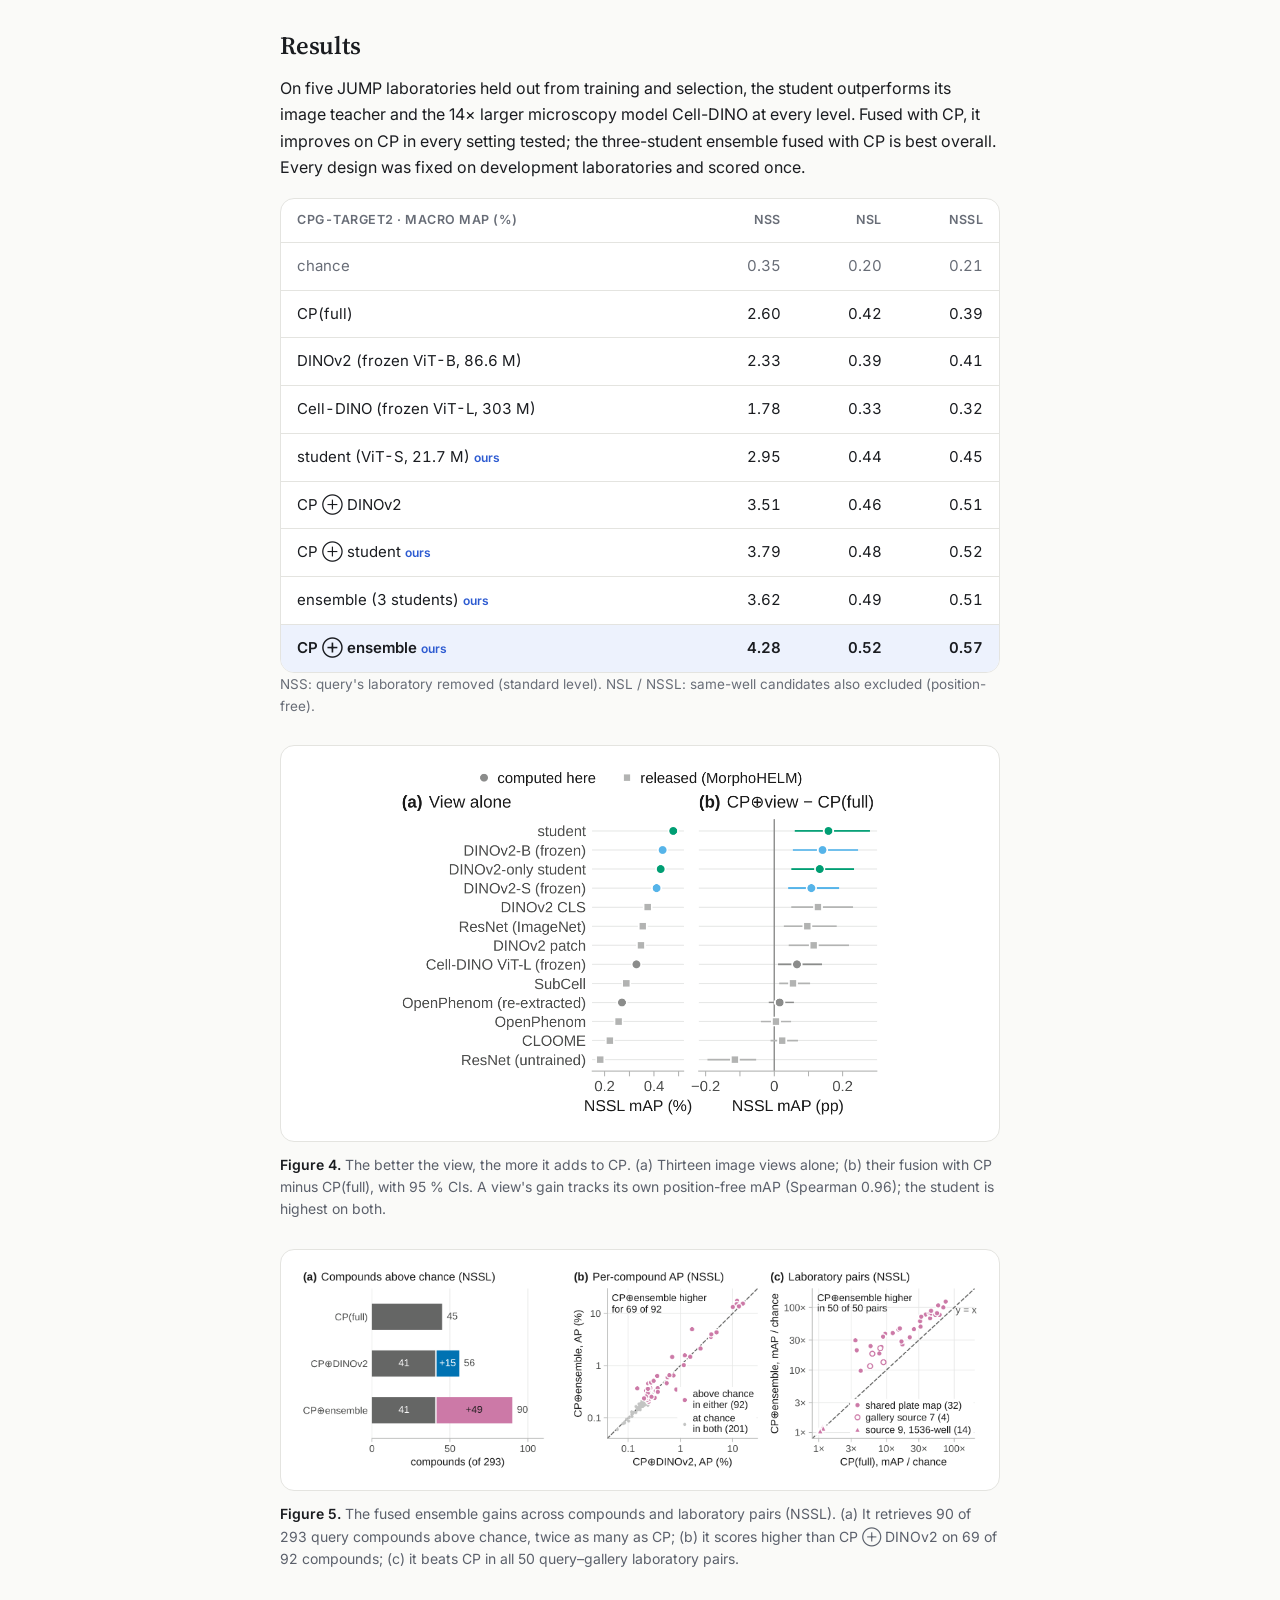
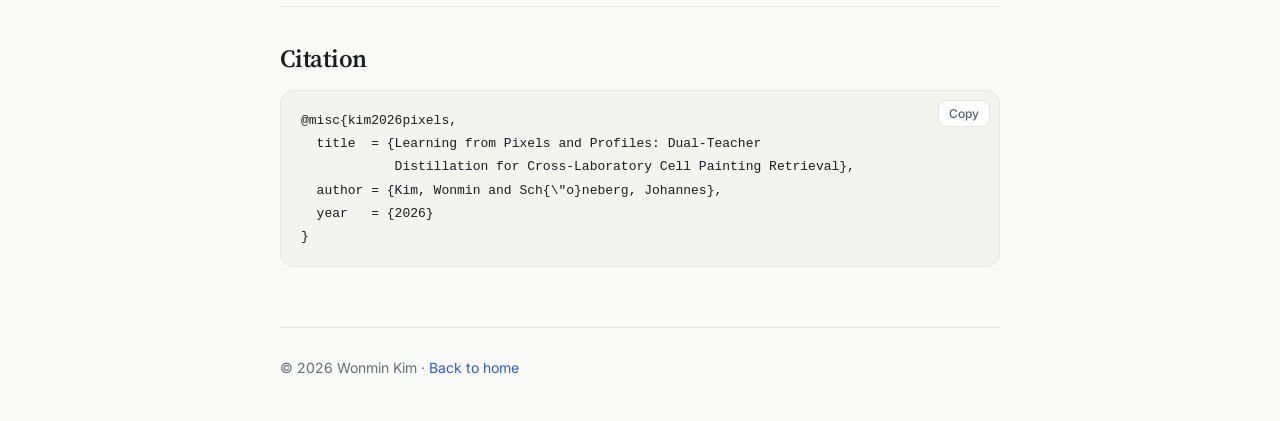
<file: projects/pixels-and-profiles.html>
<!doctype html>
<html lang="en">
<head>
  <meta charset="utf-8">
  <meta name="viewport" content="width=device-width, initial-scale=1">
  <title>Pixels and Profiles · Wonmin Kim</title>
  <meta name="description" content="Learning from Pixels and Profiles: Dual-Teacher Distillation for Cross-Laboratory Cell Painting Retrieval — Wonmin Kim and Johannes Schöneberg, UC San Diego.">
  <meta name="color-scheme" content="light dark">
  <link rel="canonical" href="https://1minute99.github.io/projects/pixels-and-profiles.html">
  <meta property="og:type" content="article">
  <meta property="og:site_name" content="Wonmin Kim">
  <meta property="og:title" content="Learning from Pixels and Profiles: Dual-Teacher Distillation for Cross-Laboratory Cell Painting Retrieval">
  <meta property="og:description" content="A 21.7M-parameter student taught by CellProfiler profiles and DINOv2 features beats frozen models up to 14× larger at retrieving compound effects across laboratories.">
  <meta property="og:url" content="https://1minute99.github.io/projects/pixels-and-profiles.html">
  <meta property="og:image" content="https://1minute99.github.io/assets/thumbs/pixels-and-profiles.jpg">
  <meta property="og:image:width" content="576">
  <meta property="og:image:height" content="432">
  <meta property="og:image:alt" content="Cell Painting image of cultured cells">
  <meta name="twitter:card" content="summary_large_image">
  <link rel="icon" href="../favicon.ico?v=3" sizes="32x32">
  <link rel="icon" href="../assets/favicon.svg?v=3" type="image/svg+xml">
  <link rel="apple-touch-icon" href="../assets/apple-touch-icon.png?v=3">
  <link rel="preconnect" href="https://fonts.googleapis.com">
  <link rel="preconnect" href="https://fonts.gstatic.com" crossorigin>
  <link rel="stylesheet" href="https://fonts.googleapis.com/css2?family=Inter:wght@400;500;600&family=Source+Serif+4:opsz,wght@8..60,500;8..60,600&family=JetBrains+Mono:wght@400&display=swap">
  <link rel="stylesheet" href="../assets/style.css?v=14">
</head>
<body>
  <div class="container">

    <header class="site-header">
      <a class="brand" href="../index.html">Wonmin Kim</a>
      <nav class="site-nav" aria-label="Main">
        <a href="../index.html">Home</a>
        <a href="../index.html#projects">Projects</a>
      </nav>
    </header>

    <main>
      <!-- ============ Title block ============ -->
      <section class="paper-hero">
        <!-- TODO: replace the status with the venue once accepted -->
        <p class="eyebrow">Research · 2026 <span class="status">Under review</span></p>

        <div class="channel-bar" aria-hidden="true">
          <span style="background:var(--ch-dna)"></span>
          <span style="background:var(--ch-er)"></span>
          <span style="background:var(--ch-rna)"></span>
          <span style="background:var(--ch-agp)"></span>
          <span style="background:var(--ch-mito)"></span>
        </div>

        <h1 class="paper-title">
          Learning from Pixels and Profiles
          <span class="subtitle">Dual-Teacher Distillation for <span class="nowrap">Cross-Laboratory</span> Cell Painting Retrieval</span>
        </h1>

        <p class="authors">
          <a href="../index.html">Wonmin Kim</a><sup>1,2</sup>,
          Johannes Schöneberg<sup>2,3</sup>
        </p>
        <p class="affil">
          <sup>1</sup>Electrical and Computer Engineering &nbsp;·&nbsp;
          <sup>2</sup>Pharmacology &nbsp;·&nbsp;
          <sup>3</sup>Chemistry &amp; Biochemistry
          <br>University of California San Diego
        </p>

        <div class="btn-row">
          <!-- TODO: when the paper and code are public, change these to <a class="btn" href="..."> and drop "is-disabled" -->
          <span class="btn is-disabled" aria-disabled="true">
            <svg viewBox="0 0 24 24" fill="none" stroke="currentColor" stroke-width="1.8" stroke-linecap="round" stroke-linejoin="round" aria-hidden="true"><path d="M14 3H7a2 2 0 0 0-2 2v14a2 2 0 0 0 2 2h10a2 2 0 0 0 2-2V8l-5-5Z"/><path d="M14 3v5h5"/></svg>
            Paper (soon)
          </span>
          <span class="btn secondary is-disabled" aria-disabled="true">
            <svg viewBox="0 0 24 24" fill="none" stroke="currentColor" stroke-width="1.8" stroke-linecap="round" stroke-linejoin="round" aria-hidden="true"><path d="m8 7-5 5 5 5M16 7l5 5-5 5"/></svg>
            Code (soon)
          </span>
          <a class="btn secondary" href="#citation">
            <svg viewBox="0 0 24 24" fill="none" stroke="currentColor" stroke-width="1.8" stroke-linecap="round" stroke-linejoin="round" aria-hidden="true"><path d="M7 7h4v4H8c0 2 1 3 3 3v2c-3 0-4-2-4-5V7ZM14 7h4v4h-3c0 2 1 3 3 3v2c-3 0-4-2-4-5V7Z"/></svg>
            BibTeX
          </a>
        </div>
      </section>

      <!-- ============ TL;DR + key numbers + teaser ============ -->
      <div class="intro">
        <p class="tldr">
          <strong>TL;DR</strong>
          For cross-laboratory Cell Painting retrieval, what an image model is taught matters more
          than its size. A small ViT-S student, taught by CellProfiler consensus profiles and frozen
          DINOv2 features, beats much larger frozen models — and errs differently from CellProfiler,
          so fusing the two beats either alone.
        </p>

        <div class="stats">
          <div class="stat">
            <span class="stat-num">21.7 M</span>
            <span class="stat-label">parameters — 14× smaller than Cell-DINO</span>
          </div>
          <div class="stat">
            <span class="stat-num">2.7–3.0 h</span>
            <span class="stat-label">GPU-hours to train one student</span>
          </div>
          <div class="stat">
            <span class="stat-num">2.60 → 3.79</span>
            <span class="stat-label">CellProfiler mAP (%) once fused with the student</span>
          </div>
          <div class="stat">
            <span class="stat-num">90 vs. 45</span>
            <span class="stat-label">compounds retrieved above chance, position-free</span>
          </div>
        </div>

        <figure class="figure narrow">
          <a class="figure-img" href="../assets/figures/fig1.png" target="_blank" rel="noopener">
            <img src="../assets/figures/fig1.png" width="1005" height="705"
                 alt="Scatter plot of position-free NSSL mAP against standard cross-laboratory NSS mAP for image models and fusions with CellProfiler. The distilled student sits above DINOv2 ViT-B, Cell-DINO ViT-L and the released embeddings; CP fused with the three-student ensemble is highest on both axes.">
          </a>
          <figcaption>
            <b>Figure 1.</b> A small distilled student scores above larger frozen models and
            released embeddings, including Cell Painting foundation models; three students fused
            with CellProfiler score highest. Macro mAP on cpg-target2, five laboratories held out
            from training, at the standard cross-laboratory level (NSS) and with same-well
            candidates also excluded (NSSL).
          </figcaption>
        </figure>
      </div>

      <!-- ============ Motivation ============ -->
      <section class="section prose" aria-labelledby="motivation">
        <h2 id="motivation">Motivation</h2>
        <p>
          The standard test of a Cell Painting representation is whether a perturbation imaged
          in one laboratory retrieves its replicates imaged in another. On this test,
          hand-engineered CellProfiler (CP) features still outperform frozen foundation models,
          including models trained on Cell Painting images.
        </p>
        <p>
          Making the model bigger does not close the gap: channel-wise DINOv2 scores 2.32 % mAP
          as ViT-S and 2.33 % as ViT-B. So instead of asking how large an image model should be,
          we ask <em>what it should be taught</em>.
        </p>
      </section>

      <!-- ============ Method ============ -->
      <section class="section prose" aria-labelledby="method">
        <h2 id="method">Method: distill, then fuse</h2>
        <p>
          We teach the student what CellProfiler measures while keeping what a vision foundation
          model sees. A ViT-S/14 initialised from DINOv2-S reads four-channel crops and learns
          from two teachers of different modality; at test time it is late-fused with CP.
        </p>

        <figure class="figure wide">
          <a class="figure-img" href="../assets/figures/fig2.png" target="_blank" rel="noopener">
            <img src="../assets/figures/fig2.png" width="2075" height="566" loading="lazy"
                 alt="Method diagram. (a) Training: a four-channel ViT-S/14 student reads 224-pixel crops of a tile; a DINOv2 head regresses frozen channel-wise DINOv2 ViT-B/14 features of the tile, and a CP head regresses a CellProfiler consensus of replicate wells in other batches and at other well names. (b) Retrieval: an ensemble of three students is late-fused with CellProfiler at weight w to rank candidates.">
          </a>
          <figcaption>
            <b>Figure 2.</b> (a) The student's DINOv2 head regresses frozen DINOv2 features of
            each channel of the tile; its CP head regresses a CellProfiler consensus of replicate
            wells in other batches and at other well names. (b) On unseen laboratories, three
            seeds form an ensemble that is late-fused with CP at a weight set on development
            laboratories.
          </figcaption>
        </figure>

        <div class="points">
          <div class="point">
            <h3><span class="dot" style="background:var(--ch-agp)"></span>Profile teacher</h3>
            <p>The CP consensus of the well's compound, averaged over replicates in other batches and at other well names — so it carries the compound's morphology, not the well's batch or position.</p>
          </div>
          <div class="point">
            <h3><span class="dot" style="background:var(--ch-dna)"></span>Pixel teacher</h3>
            <p>Frozen channel-wise DINOv2 ViT-B/14 features of the same tile. They hold the student near its pretrained features; with the CP target alone it falls below its initialisation.</p>
          </div>
          <div class="point">
            <h3><span class="dot" style="background:var(--accent)"></span>Fusion with CP</h3>
            <p>Because the student reads pixels instead of CP's segmentation, it approaches CP's signal while making different errors — which late fusion turns into a gain.</p>
          </div>
        </div>

        <p class="callout">
          <strong>When does a second view help?</strong> A two-view signal-detection model says a
          view adds to CP whenever its error correlation with CP is below the ratio of their
          separations. For the student, ρ ≈ 0.19–0.20 against d₂/d₁ ≈ 0.95, predicting an optimal
          fusion weight w* = 0.49 — the observed optimum is 0.4–0.5.
        </p>
      </section>

      <!-- ============ Position shortcut ============ -->
      <section class="section prose" aria-labelledby="evaluation">
        <h2 id="evaluation">Evaluation without the position shortcut</h2>
        <p>
          JUMP reuses plate layouts across laboratories: 89.8 % of cross-laboratory replicate
          pairs on 384-well plates share a well. A baseline that knows only the well name —
          nothing about cells — reaches 39.8 % mAP at the standard level, against 2.6 % for
          CellProfiler. We therefore report every result also with same-well candidates excluded
          (NSL, NSSL) and read these position-free levels as decisive.
        </p>

        <figure class="figure wide">
          <a class="figure-img" href="../assets/figures/fig3.png" target="_blank" rel="noopener">
            <img src="../assets/figures/fig3.png" width="2085" height="569" loading="lazy"
                 alt="(a) Three labs where two share plate layout A, so a compound sits at the same well D05. (b) Table of which candidates each evaluation level keeps: NR, NSS, NSL, NSSL. (c) Bar chart on a log scale: the well-name-only baseline reaches 39.8 percent mAP at NSS but drops to chance at NSSL, where CP fused with the ensemble leads at 0.57 percent.">
          </a>
          <figcaption>
            <b>Figure 3.</b> Why we exclude same-well candidates. (a) Shared plate maps put a
            compound at the same well in different labs. (b) The candidates each level keeps.
            (c) The well-name baseline beats every model at least ninefold at NSS and drops to
            chance at NSSL, where fusions of CP with an image view lead.
          </figcaption>
        </figure>
      </section>

      <!-- ============ Results ============ -->
      <section class="section prose" aria-labelledby="results">
        <h2 id="results">Results</h2>
        <p>
          On five JUMP laboratories held out from training and selection, the student outperforms
          its image teacher and the 14× larger microscopy model Cell-DINO at every level. Fused
          with CP, it improves on CP in every setting tested; the three-student ensemble fused with
          CP is best overall. Every design was fixed on development laboratories and scored once.
        </p>

        <div class="table-wrap">
          <table>
            <thead>
              <tr>
                <th>cpg-target2 · macro mAP (%)</th>
                <th class="num">NSS</th>
                <th class="num">NSL</th>
                <th class="num">NSSL</th>
              </tr>
            </thead>
            <tbody>
              <tr class="dim"><td>chance</td><td class="num">0.35</td><td class="num">0.20</td><td class="num">0.21</td></tr>
              <tr><td>CP(full)</td><td class="num">2.60</td><td class="num">0.42</td><td class="num">0.39</td></tr>
              <tr><td>DINOv2 (frozen ViT-B, 86.6 M)</td><td class="num">2.33</td><td class="num">0.39</td><td class="num">0.41</td></tr>
              <tr><td>Cell-DINO (frozen ViT-L, 303 M)</td><td class="num">1.78</td><td class="num">0.33</td><td class="num">0.32</td></tr>
              <tr><td>student (ViT-S, 21.7 M)<span class="ours">ours</span></td><td class="num">2.95</td><td class="num">0.44</td><td class="num">0.45</td></tr>
              <tr class="split"><td>CP ⊕ DINOv2</td><td class="num">3.51</td><td class="num">0.46</td><td class="num">0.51</td></tr>
              <tr><td>CP ⊕ student<span class="ours">ours</span></td><td class="num">3.79</td><td class="num">0.48</td><td class="num">0.52</td></tr>
              <tr><td>ensemble (3 students)<span class="ours">ours</span></td><td class="num">3.62</td><td class="num">0.49</td><td class="num">0.51</td></tr>
              <tr class="best"><td>CP ⊕ ensemble<span class="ours">ours</span></td><td class="num">4.28</td><td class="num">0.52</td><td class="num">0.57</td></tr>
            </tbody>
          </table>
        </div>
        <p class="note">NSS: query's laboratory removed (standard level). NSL / NSSL: same-well candidates also excluded (position-free).</p>

        <figure class="figure narrow">
          <a class="figure-img" href="../assets/figures/fig4.png" target="_blank" rel="noopener">
            <img src="../assets/figures/fig4.png" width="980" height="718" loading="lazy"
                 alt="Two-panel dot plot over thirteen image views at NSSL. (a) The student has the highest mAP alone. (b) Fusion with CP minus CP alone: the student gives the largest gain, and gains track each view's own mAP.">
          </a>
          <figcaption>
            <b>Figure 4.</b> The better the view, the more it adds to CP. (a) Thirteen image views
            alone; (b) their fusion with CP minus CP(full), with 95 % CIs. A view's gain tracks its
            own position-free mAP (Spearman 0.96); the student is highest on both.
          </figcaption>
        </figure>

        <figure class="figure wide">
          <a class="figure-img" href="../assets/figures/fig5.png" target="_blank" rel="noopener">
            <img src="../assets/figures/fig5.png" width="2004" height="617" loading="lazy"
                 alt="(a) Bar chart of compounds retrieved above chance at NSSL: CP 45, CP fused with DINOv2 56, CP fused with the ensemble 90. (b) Per-compound AP scatter: CP fused with the ensemble is higher for 69 of 92 compounds. (c) Laboratory-pair scatter: CP fused with the ensemble beats CP in 50 of 50 pairs.">
          </a>
          <figcaption>
            <b>Figure 5.</b> The fused ensemble gains across compounds and laboratory pairs
            (NSSL). (a) It retrieves 90 of 293 query compounds above chance, twice as many as CP;
            (b) it scores higher than CP ⊕ DINOv2 on 69 of 92 compounds; (c) it beats CP in all
            50 query–gallery laboratory pairs.
          </figcaption>
        </figure>
      </section>

      <!-- ============ Citation ============ -->
      <section class="section prose" id="citation" aria-labelledby="cite-title">
        <h2 id="cite-title">Citation</h2>
        <div class="bibtex">
          <!-- TODO: update the entry type, venue and year once published -->
          <pre><code id="bibtex">@misc{kim2026pixels,
  title  = {Learning from Pixels and Profiles: Dual-Teacher
            Distillation for Cross-Laboratory Cell Painting Retrieval},
  author = {Kim, Wonmin and Sch{\"o}neberg, Johannes},
  year   = {2026}
}</code></pre>
          <button class="copy-btn" type="button" data-copy="bibtex">Copy</button>
        </div>
      </section>
    </main>

    <footer class="site-footer">
      <p style="margin:0">© 2026 Wonmin Kim · <a href="../index.html">Back to home</a></p>
    </footer>

  </div>

  <script>
    document.querySelectorAll("[data-copy]").forEach(function (btn) {
      btn.addEventListener("click", function () {
        var text = document.getElementById(btn.dataset.copy).textContent;
        var done = function () {
          btn.textContent = "Copied";
          setTimeout(function () { btn.textContent = "Copy"; }, 1600);
        };
        if (navigator.clipboard && window.isSecureContext) {
          navigator.clipboard.writeText(text).then(done);
        } else {
          var ta = document.createElement("textarea");
          ta.value = text;
          document.body.appendChild(ta);
          ta.select();
          try { document.execCommand("copy"); done(); } catch (e) {}
          document.body.removeChild(ta);
        }
      });
    });
  </script>
</body>
</html>
</file>
<file: assets/style.css>
/* ==========================================================================
   Personal site — shared styles
   ========================================================================== */

:root {
  color-scheme: light dark;
  --bg: #fafaf8;
  --surface: #ffffff;
  --surface-2: #f2f2ef;
  --text: #1a1c20;
  --muted: #5b606b;
  --faint: #686d77;
  --rule: #8a8f99;   /* decorative strokes; --faint is for text */
  --border: #e4e4e0;
  --accent: #2d5bd1;
  --accent-soft: #edf2fd;
  --code-bg: #f3f3f0;
  --shadow: 0 1px 2px rgba(20, 22, 28, 0.04), 0 6px 20px rgba(20, 22, 28, 0.06);

  /* Cell Painting channel pseudo-colours (DNA, ER, RNA, AGP, Mito) */
  --ch-dna: #4c7dff;
  --ch-er: #3fbf7f;
  --ch-rna: #f2c14e;
  --ch-agp: #ff7a45;
  --ch-mito: #e0479e;

  --serif: "Source Serif 4", Georgia, "Times New Roman", serif;
  --sans: "Inter", system-ui, -apple-system, "Apple SD Gothic Neo", "Noto Sans KR", sans-serif;
  --mono: "JetBrains Mono", ui-monospace, SFMono-Regular, Menlo, monospace;
}

@media (prefers-color-scheme: dark) {
  :root {
    --bg: #111215;
    --surface: #17181c;
    --surface-2: #1f2126;
    --text: #e9e9e6;
    --muted: #a3a7b0;
    --faint: #868a95;
    --rule: #767a85;
    --border: #2a2c32;
    --accent: #8fabff;
    --accent-soft: #1a2340;
    --code-bg: #1b1c21;
    --shadow: none;
  }
}

*,
*::before,
*::after { box-sizing: border-box; }

html { -webkit-text-size-adjust: 100%; }

body {
  margin: 0;
  background: var(--bg);
  color: var(--text);
  font-family: var(--sans);
  font-size: 16px;
  line-height: 1.65;
  -webkit-font-smoothing: antialiased;
  -moz-osx-font-smoothing: grayscale;
}

a { color: var(--accent); text-decoration: none; }
a:hover { text-decoration: underline; text-underline-offset: 3px; }

:focus-visible {
  outline: 2px solid var(--accent);
  outline-offset: 3px;
  border-radius: 6px;
}

.container {
  max-width: 760px;
  margin: 0 auto;
  padding: 0 20px;
}

/* ---------- Header / footer ---------- */

.site-header {
  display: flex;
  align-items: center;
  justify-content: space-between;
  gap: 16px;
  padding: 28px 0;
}

.brand {
  color: var(--text);
  font-weight: 600;
  letter-spacing: -0.01em;
}
.brand:hover { text-decoration: none; }

.site-nav { display: flex; gap: 20px; }
.site-nav a { color: var(--muted); font-size: 15px; }
.site-nav a:hover { color: var(--text); text-decoration: none; }

.site-footer {
  margin-top: 24px;
  padding: 28px 0 48px;
  border-top: 1px solid var(--border);
  color: var(--faint);
  font-size: 14px;
}

/* ---------- Home: hero ---------- */

.hero { padding: 40px 0 36px; }

.hero h1 {
  margin: 0 0 6px;
  font-family: var(--serif);
  font-size: clamp(2.2rem, 6vw, 3rem);
  font-weight: 600;
  line-height: 1.1;
  letter-spacing: -0.015em;
}

.role {
  margin: 0 0 20px;
  color: var(--muted);
  font-size: 1.05rem;
}

.hero-head {
  display: flex;
  align-items: center;
  gap: 24px;
  margin-bottom: 24px;
}
.hero-head .role { margin: 0; }
.avatar {
  flex: none;
  width: 128px;
  height: 128px;
  border-radius: 50%;
  object-fit: cover;
  background: var(--surface-2);
  box-shadow: 0 0 0 1px var(--border);
}
@media (max-width: 520px) {
  .hero-head { gap: 16px; }
  .avatar { width: 92px; height: 92px; }
}

.bio p { margin: 0 0 12px; max-width: 64ch; }
.bio .bio-status { margin-top: 4px; }
.bio .bio-status strong { color: var(--accent); font-weight: 600; }

.links {
  display: flex;
  flex-wrap: wrap;
  gap: 8px;
  margin-top: 22px;
}

.links a {
  display: inline-flex;
  align-items: center;
  gap: 7px;
  padding: 6px 13px;
  border: 1px solid var(--border);
  border-radius: 999px;
  background: var(--surface);
  color: var(--text);
  font-size: 14px;
  transition: border-color 0.15s ease;
}
.links a:hover { border-color: var(--accent); text-decoration: none; }
.links svg { width: 15px; height: 15px; flex: none; color: var(--muted); }

/* ---------- Sections ---------- */

.section {
  padding: 36px 0;
  border-top: 1px solid var(--border);
}

.section-title {
  margin: 0 0 20px;
  color: var(--faint);
  font-size: 13px;
  font-weight: 600;
  letter-spacing: 0.08em;
  text-transform: uppercase;
}

.interests {
  display: flex;
  flex-wrap: wrap;
  gap: 8px;
  margin: 0;
  padding: 0;
  list-style: none;
}

/* ---------- AI x Bio animation beside the name ---------- */

.hero-head > div { flex: 1 1 auto; min-width: 0; }
.aixbio { display: block; flex: none; width: 210px; height: auto; margin-left: auto; overflow: visible; }

.ab-membrane { fill: #3fbf5f; fill-opacity: 0.07; stroke: var(--rule); stroke-width: 1.2; }
.ab-nucleus { fill: #4c7dff; fill-opacity: 0.85; }
.ab-mito path {
  fill: none;
  stroke: #3fbf5f;
  stroke-width: 2.2;
  stroke-linecap: round;
  animation: ab-glow 2.4s ease-in-out infinite;
  animation-delay: var(--d, 0s);
}
.ab-flow circle {
  opacity: 0;
  animation: ab-flow 2.4s linear infinite;
  animation-delay: var(--d, 0s);
}
.ab-edges line { stroke: var(--rule); stroke-opacity: 0.45; stroke-width: 1.1; }
.ab-node {
  fill: var(--surface);
  stroke: var(--accent);
  stroke-width: 1.6;
  animation: ab-fire 2.4s ease-in-out infinite;
}
.ab-node.l1 { animation-delay: 0.9s; }
.ab-node.l2 { animation-delay: 1.3s; }
.ab-node.l3 { animation-delay: 1.7s; }

@keyframes ab-glow {
  0%, 100% { stroke: #3fbf5f; opacity: 0.55; }
  50% { stroke: #f2c14e; opacity: 1; }
}
@keyframes ab-flow {
  0% { transform: translate(0, 0); opacity: 0; }
  15% { opacity: 1; }
  85% { opacity: 1; }
  100% { transform: translate(62px, 0); opacity: 0; }
}
@keyframes ab-fire {
  0%, 100% { fill: var(--surface); }
  15% { fill: var(--accent); }
  45% { fill: var(--surface); }
}

@media (prefers-reduced-motion: reduce) {
  .aixbio * { animation: none !important; }
  .ab-flow circle { opacity: 1; }
}
@media (min-width: 521px) and (max-width: 680px) {
  .aixbio { display: none; }
}
/* Phones: photo and animation side by side, name and role underneath */
@media (max-width: 520px) {
  .hero-head {
    display: grid;
    grid-template-columns: auto 1fr;
    grid-template-areas: "avatar anim" "text text";
    gap: 18px 16px;
    align-items: center;
  }
  .hero-head .avatar { grid-area: avatar; }
  .hero-head > div { grid-area: text; }
  .hero-head .aixbio { grid-area: anim; justify-self: end; width: 100%; max-width: 190px; margin-left: 0; }
  .hero-head .role { font-size: 0.98rem; }
}

.tag {
  display: inline-block;
  padding: 3px 10px;
  border-radius: 6px;
  background: var(--surface-2);
  color: var(--muted);
  font-size: 13px;
  line-height: 1.6;
}

/* ---------- Project card ---------- */

.project-card {
  display: grid;
  grid-template-columns: 200px 1fr;
  gap: 22px;
  padding: 16px;
  border: 1px solid var(--border);
  border-radius: 16px;
  background: var(--surface);
  color: inherit;
  transition: border-color 0.18s ease, box-shadow 0.18s ease, transform 0.18s ease;
}
a.project-card:hover {
  text-decoration: none;
  border-color: color-mix(in srgb, var(--accent) 45%, var(--border));
  box-shadow: var(--shadow);
  transform: translateY(-2px);
}

.project-card + .project-card { margin-top: 16px; }

.project-thumb {
  aspect-ratio: 4 / 3;
  overflow: hidden;
  border-radius: 10px;
  background: #0a0c11;
}
.project-thumb img { display: block; width: 100%; height: 100%; object-fit: cover; }

.project-body { display: flex; flex-direction: column; min-width: 0; padding: 2px 4px 2px 0; }

.project-meta { margin: 0; color: var(--faint); font-size: 13px; }

/* Publication status pill (cards and project-page eyebrow) */
.status {
  display: inline-block;
  margin-left: 2px;
  padding: 1px 9px;
  border-radius: 999px;
  background: var(--accent-soft);
  color: var(--accent);
  font-size: 12px;
  font-weight: 600;
  letter-spacing: 0;
  text-transform: none;
  white-space: nowrap;
  vertical-align: 1px;
}
.status.muted { background: var(--surface-2); color: var(--muted); }

.project-title {
  margin: 4px 0 4px;
  font-family: var(--serif);
  font-size: 1.22rem;
  font-weight: 600;
  line-height: 1.3;
  letter-spacing: -0.005em;
}

.project-authors { margin: 0 0 10px; color: var(--faint); font-size: 13.5px; }
.project-desc { margin: 0; color: var(--muted); font-size: 15px; }

.project-tags { display: flex; flex-wrap: wrap; gap: 6px; margin-top: 14px; }
.project-tags .tag { font-size: 12px; padding: 2px 8px; }

.project-more {
  margin-top: auto;
  padding-top: 14px;
  color: var(--accent);
  font-size: 14px;
  font-weight: 500;
}
.project-more span { display: inline-block; transition: transform 0.18s ease; }
.project-card:hover .project-more span { transform: translateX(3px); }

@media (max-width: 620px) {
  .project-card { grid-template-columns: 1fr; gap: 16px; }
  .project-thumb { aspect-ratio: 16 / 9; }
}

/* ==========================================================================
   Project page
   ========================================================================== */

.paper-hero {
  padding: 36px 0 40px;
  text-align: center;
}

.eyebrow {
  margin: 0 0 18px;
  color: var(--faint);
  font-size: 13px;
  font-weight: 600;
  letter-spacing: 0.08em;
  text-transform: uppercase;
}

.channel-bar {
  display: flex;
  width: 110px;
  height: 4px;
  margin: 0 auto 26px;
  overflow: hidden;
  border-radius: 999px;
}
.channel-bar span { flex: 1; }

.paper-title {
  margin: 0 auto;
  max-width: 20em;
  font-family: var(--serif);
  text-wrap: balance;
  font-size: clamp(2rem, 5.4vw, 2.75rem);
  font-weight: 600;
  line-height: 1.15;
  letter-spacing: -0.015em;
}
/* One-line titles too long for the title/subtitle split */
.paper-title.long {
  max-width: 24em;
  font-size: clamp(1.5rem, 4.2vw, 2.15rem);
  line-height: 1.22;
}
.paper-title .subtitle {
  display: block;
  max-width: 34em;
  margin: 12px auto 0;
  color: var(--muted);
  font-size: 0.58em;
  font-weight: 500;
  line-height: 1.35;
  letter-spacing: 0;
}

.nowrap { white-space: nowrap; }

.authors { margin: 26px 0 4px; font-size: 1.05rem; }
.authors a { color: var(--text); }
.authors sup { color: var(--faint); font-size: 0.7em; }
.affil { margin: 0; color: var(--muted); font-size: 14px; }

.not-found-text { margin: 14px 0 0; color: var(--muted); }
.btn-row {
  display: flex;
  flex-wrap: wrap;
  justify-content: center;
  gap: 10px;
  margin-top: 26px;
}

.btn {
  display: inline-flex;
  align-items: center;
  gap: 8px;
  padding: 9px 16px;
  border: 1px solid var(--text);
  border-radius: 10px;
  background: var(--text);
  color: var(--bg);
  font-size: 14px;
  font-weight: 500;
  line-height: 1.2;
  transition: opacity 0.15s ease;
}
.btn:hover { text-decoration: none; opacity: 0.85; }
.btn svg { width: 16px; height: 16px; flex: none; }
.btn.secondary { border-color: var(--border); background: var(--surface); color: var(--text); }
.btn.secondary:hover { opacity: 1; border-color: var(--accent); }
.btn.is-disabled { opacity: 0.45; cursor: default; pointer-events: none; }

.tldr {
  margin: 0 0 32px;
  padding: 18px 22px;
  border-radius: 14px;
  background: var(--accent-soft);
  font-size: 1.02rem;
}
.tldr strong {
  margin-right: 6px;
  color: var(--accent);
  font-size: 13px;
  letter-spacing: 0.06em;
  text-transform: uppercase;
}

.prose h2 {
  margin: 0 0 14px;
  font-family: var(--serif);
  font-size: 1.55rem;
  font-weight: 600;
  line-height: 1.25;
  letter-spacing: -0.01em;
}
.prose p { margin: 0 0 14px; }
.prose p:last-child { margin-bottom: 0; }

/* ---------- Intro: TL;DR, stats, teaser ---------- */

.intro { padding-bottom: 40px; }
.intro .tldr { margin-bottom: 12px; }

.stats {
  display: grid;
  grid-template-columns: repeat(4, 1fr);
  gap: 10px;
}
.stat {
  padding: 16px 16px 14px;
  border: 1px solid var(--border);
  border-radius: 14px;
  background: var(--surface);
}
.stat-num {
  display: block;
  font-family: var(--serif);
  font-size: 1.55rem;
  font-weight: 600;
  line-height: 1.15;
  letter-spacing: -0.01em;
}
.stat-label {
  display: block;
  margin-top: 6px;
  color: var(--muted);
  font-size: 13px;
  line-height: 1.45;
}
@media (max-width: 680px) {
  .stats { grid-template-columns: repeat(2, 1fr); }
}

/* ---------- Figures (from the manuscript) ---------- */

.figure { margin: 28px 0 0; }
.figure-img {
  display: block;
  padding: 14px;
  border: 1px solid var(--border);
  border-radius: 14px;
  background: #ffffff;
  cursor: zoom-in;
  transition: border-color 0.15s ease;
}
.figure-img:hover { border-color: var(--accent); }
.figure-img img { display: block; width: 100%; height: auto; margin: 0 auto; }
.figure.narrow .figure-img img { max-width: 500px; }
.figure.small .figure-img img { max-width: 320px; }
.figure figcaption {
  margin: 12px 0 0;
  color: var(--muted);
  font-size: 14px;
  line-height: 1.6;
}
.figure figcaption b { color: var(--text); font-weight: 600; }
@media (max-width: 620px) {
  .figure-img { padding: 10px; border-radius: 12px; }
  .figure:not(.narrow) figcaption::after { content: " Tap the figure to enlarge."; color: var(--faint); }
}

.callout {
  margin-top: 22px;
  padding: 16px 20px;
  border-left: 3px solid var(--accent);
  border-radius: 0 12px 12px 0;
  background: var(--surface);
  color: var(--muted);
  font-size: 15px;
}
.callout strong { color: var(--text); }

/* ---------- Key points ---------- */

.points {
  display: grid;
  grid-template-columns: repeat(3, 1fr);
  gap: 12px;
  margin-top: 20px;
}
.point {
  padding: 16px 18px;
  border: 1px solid var(--border);
  border-radius: 14px;
  background: var(--surface);
}
.point h3 {
  display: flex;
  align-items: flex-start;
  gap: 8px;
  margin: 0 0 6px;
  font-size: 15px;
  font-weight: 600;
  line-height: 1.4;
}
/* Keep the dot on the first line when a heading wraps */
.point h3 .dot { margin-top: calc((1.4em - 9px) / 2); }
.point p { margin: 0; color: var(--muted); font-size: 14.5px; line-height: 1.6; }
.dot { width: 9px; height: 9px; flex: none; border-radius: 50%; }

@media (max-width: 680px) {
  .points { grid-template-columns: 1fr; }
}

/* ---------- Results table ---------- */

.table-wrap {
  margin-top: 18px;
  overflow-x: auto;
  border: 1px solid var(--border);
  border-radius: 14px;
  background: var(--surface);
}
table {
  width: 100%;
  border-collapse: collapse;
  font-size: 15px;
  font-variant-numeric: tabular-nums;
}
th, td {
  padding: 11px 16px;
  border-bottom: 1px solid var(--border);
  text-align: left;
  white-space: nowrap;
}
th { color: var(--faint); font-size: 12.5px; font-weight: 600; letter-spacing: 0.04em; text-transform: uppercase; }
tbody tr:last-child td { border-bottom: 0; }
td.num, th.num { text-align: right; }
tr.best td { font-weight: 600; background: var(--accent-soft); }
tr.dim td { color: var(--faint); }
tr.split td { border-top: 1px solid var(--rule); }
td .ours { color: var(--accent); font-size: 12px; font-weight: 600; margin-left: 4px; }

@media (max-width: 620px) {
  table { font-size: 14px; }
  th, td { padding: 10px 8px; }
  th { white-space: normal; vertical-align: bottom; }
  th:first-child, td:first-child { padding-left: 12px; white-space: normal; min-width: 120px; }
  th:last-child, td:last-child { padding-right: 12px; }
}

.note { margin-top: 10px; color: var(--faint); font-size: 13.5px; }

/* ---------- Citation ---------- */

.bibtex {
  position: relative;
  margin-top: 16px;
}
.bibtex pre {
  margin: 0;
  padding: 18px 20px;
  overflow-x: auto;
  border: 1px solid var(--border);
  border-radius: 14px;
  background: var(--code-bg);
  font: 13px/1.7 var(--mono);
}
.copy-btn {
  position: absolute;
  top: 10px;
  right: 10px;
  padding: 5px 10px;
  border: 1px solid var(--border);
  border-radius: 8px;
  background: var(--surface);
  color: var(--muted);
  font: 500 12px var(--sans);
  cursor: pointer;
}
.copy-btn:hover { color: var(--text); border-color: var(--accent); }
</file>
